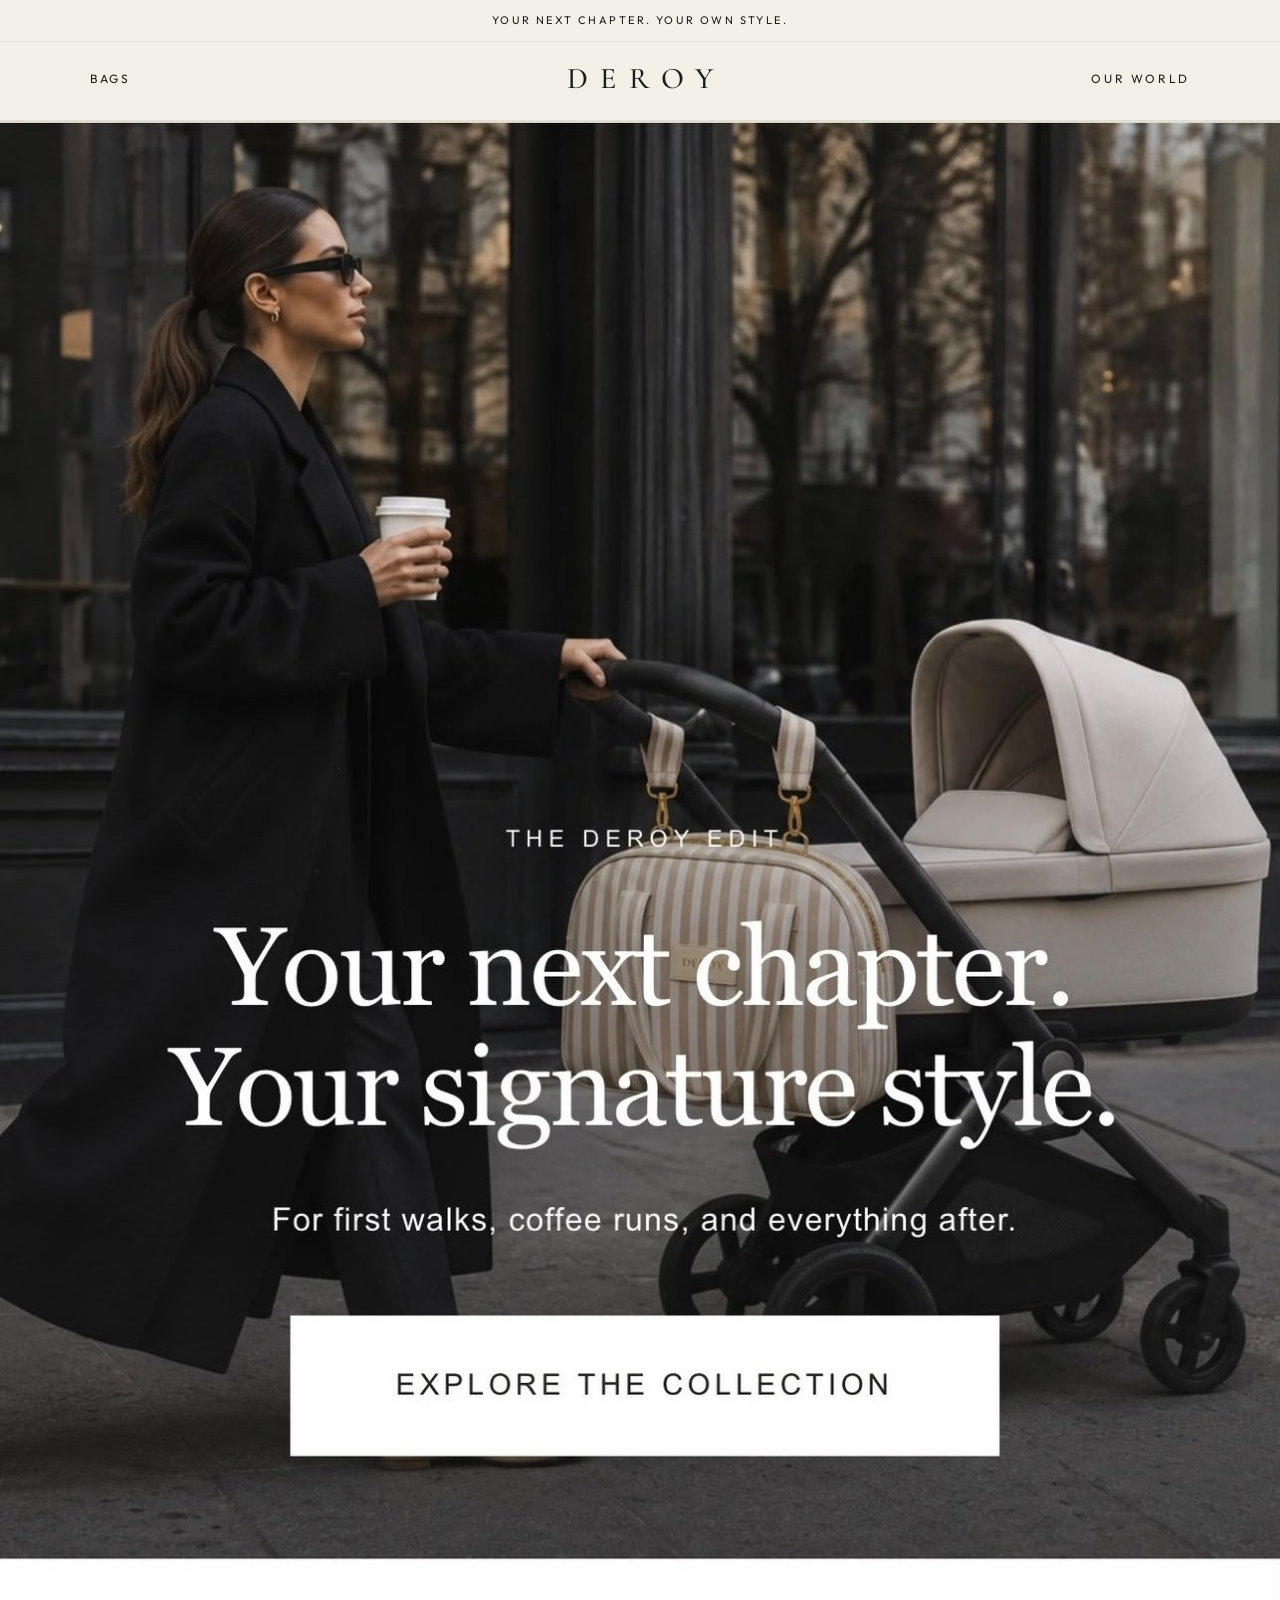
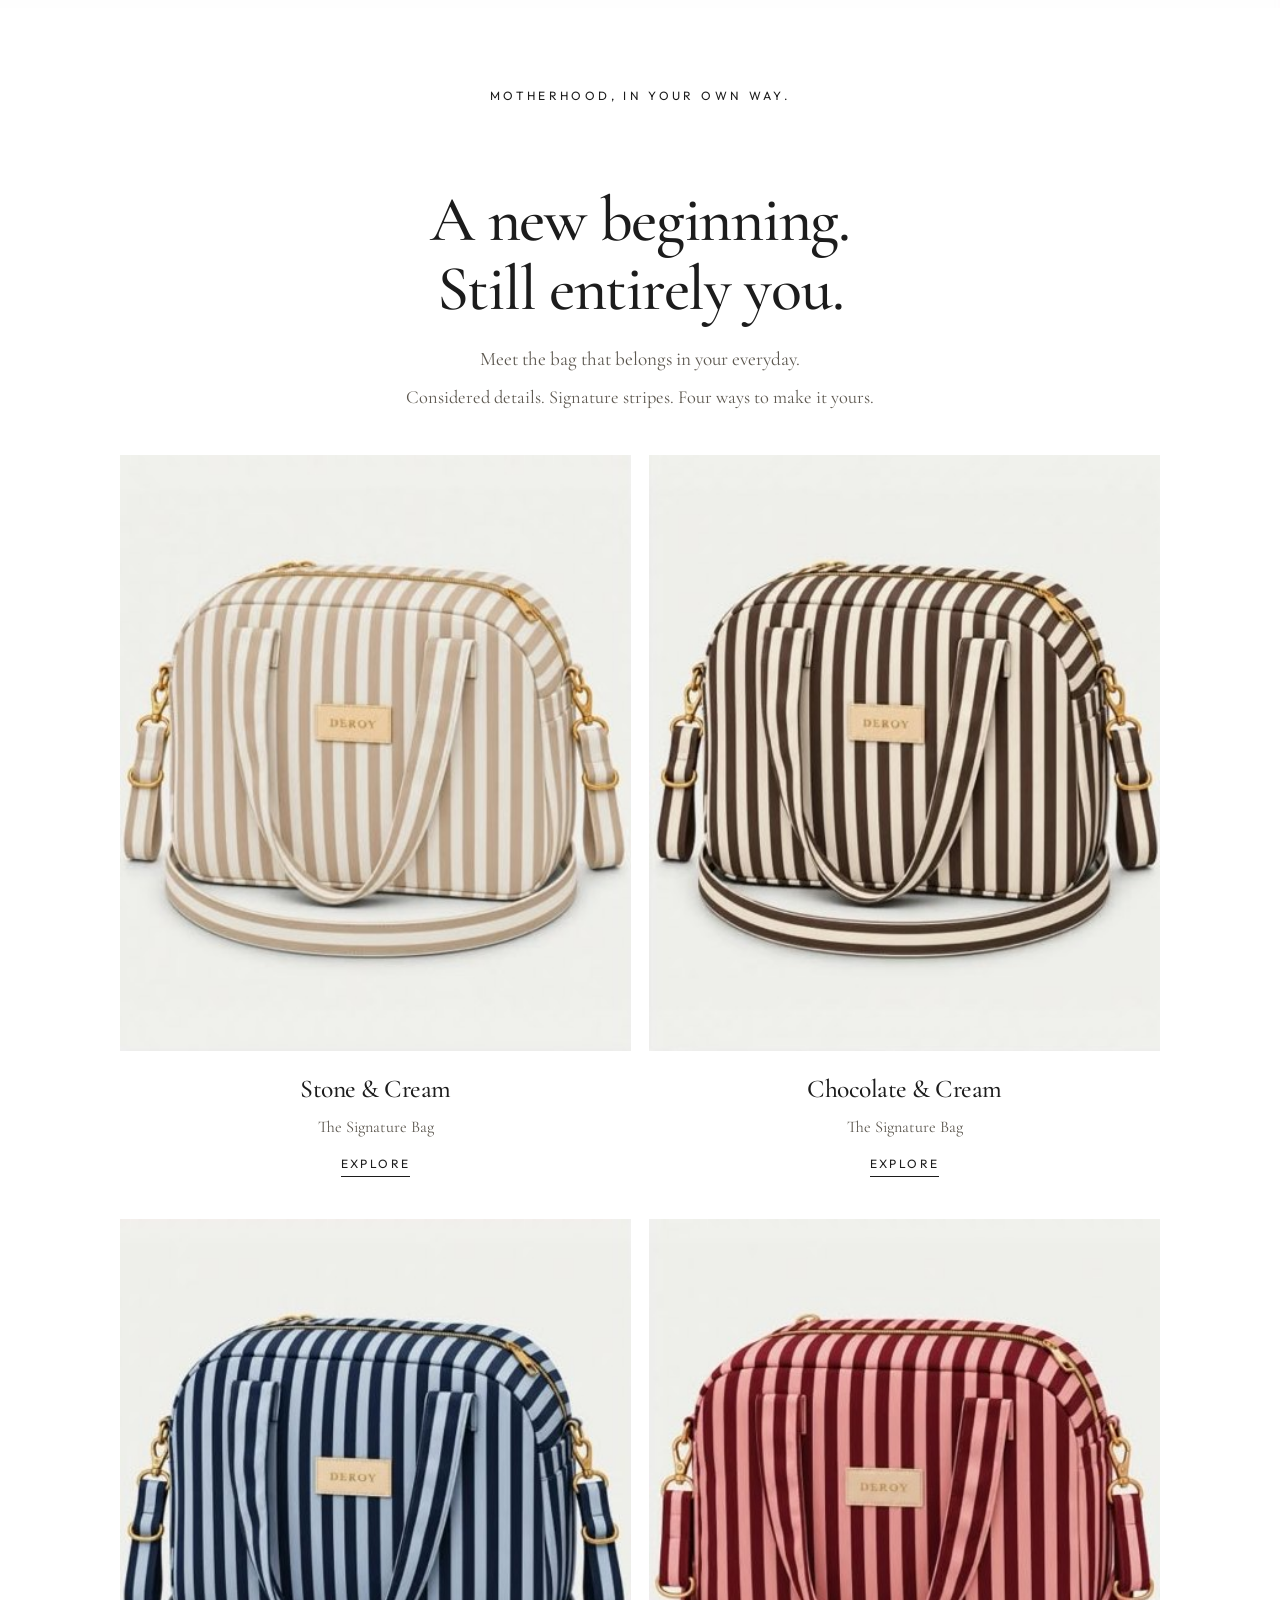
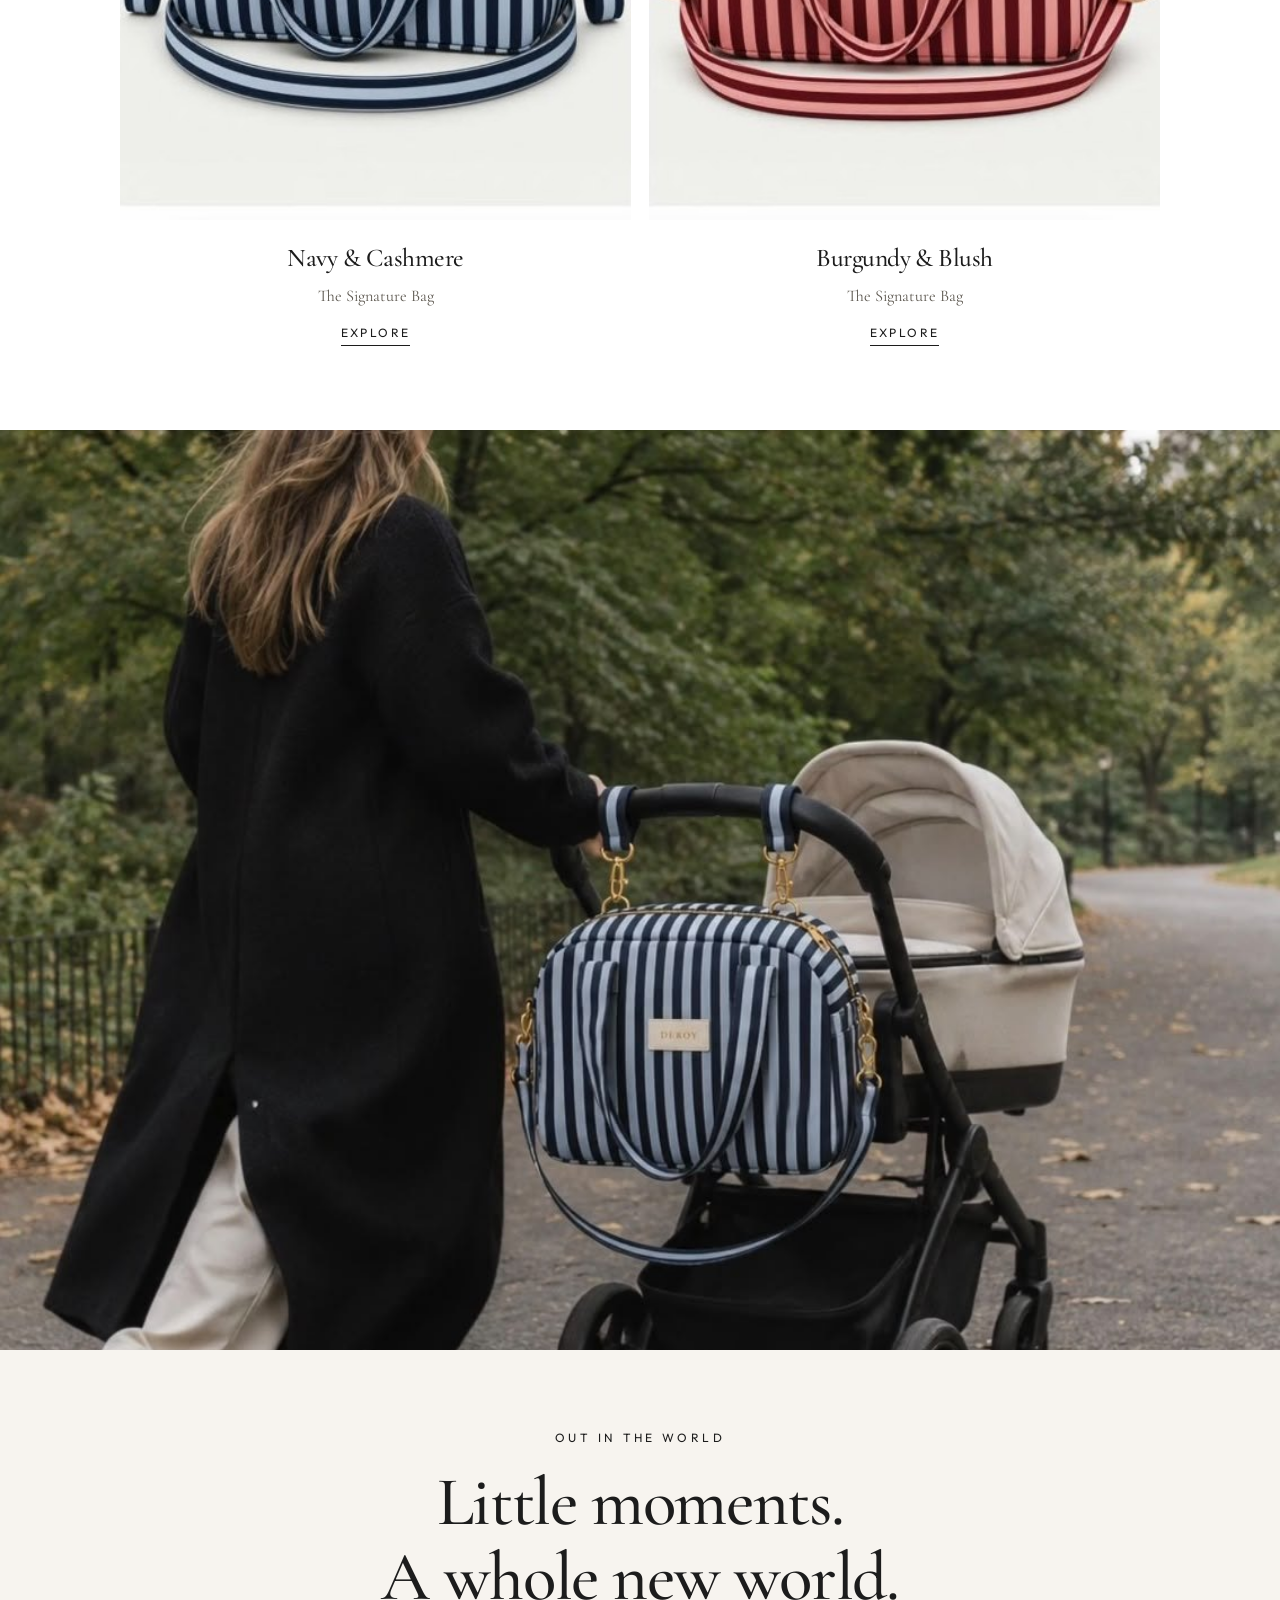
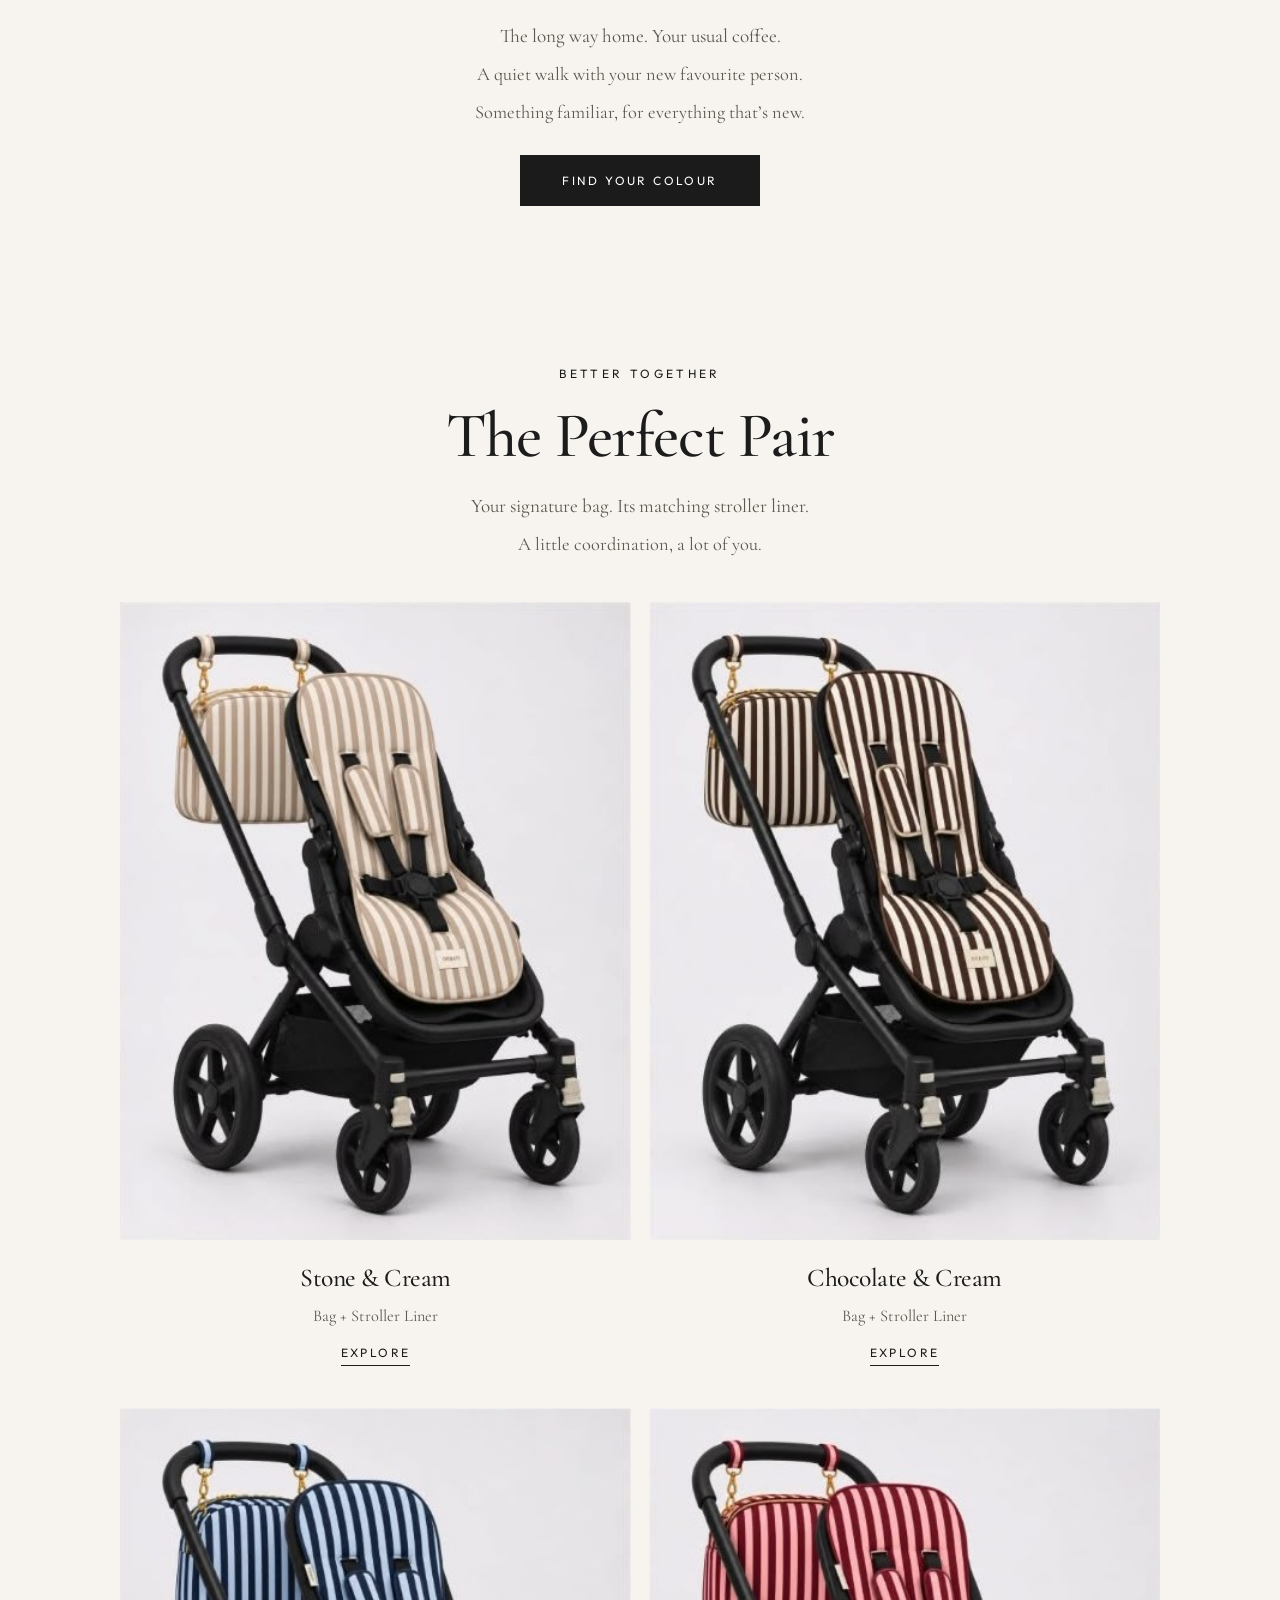
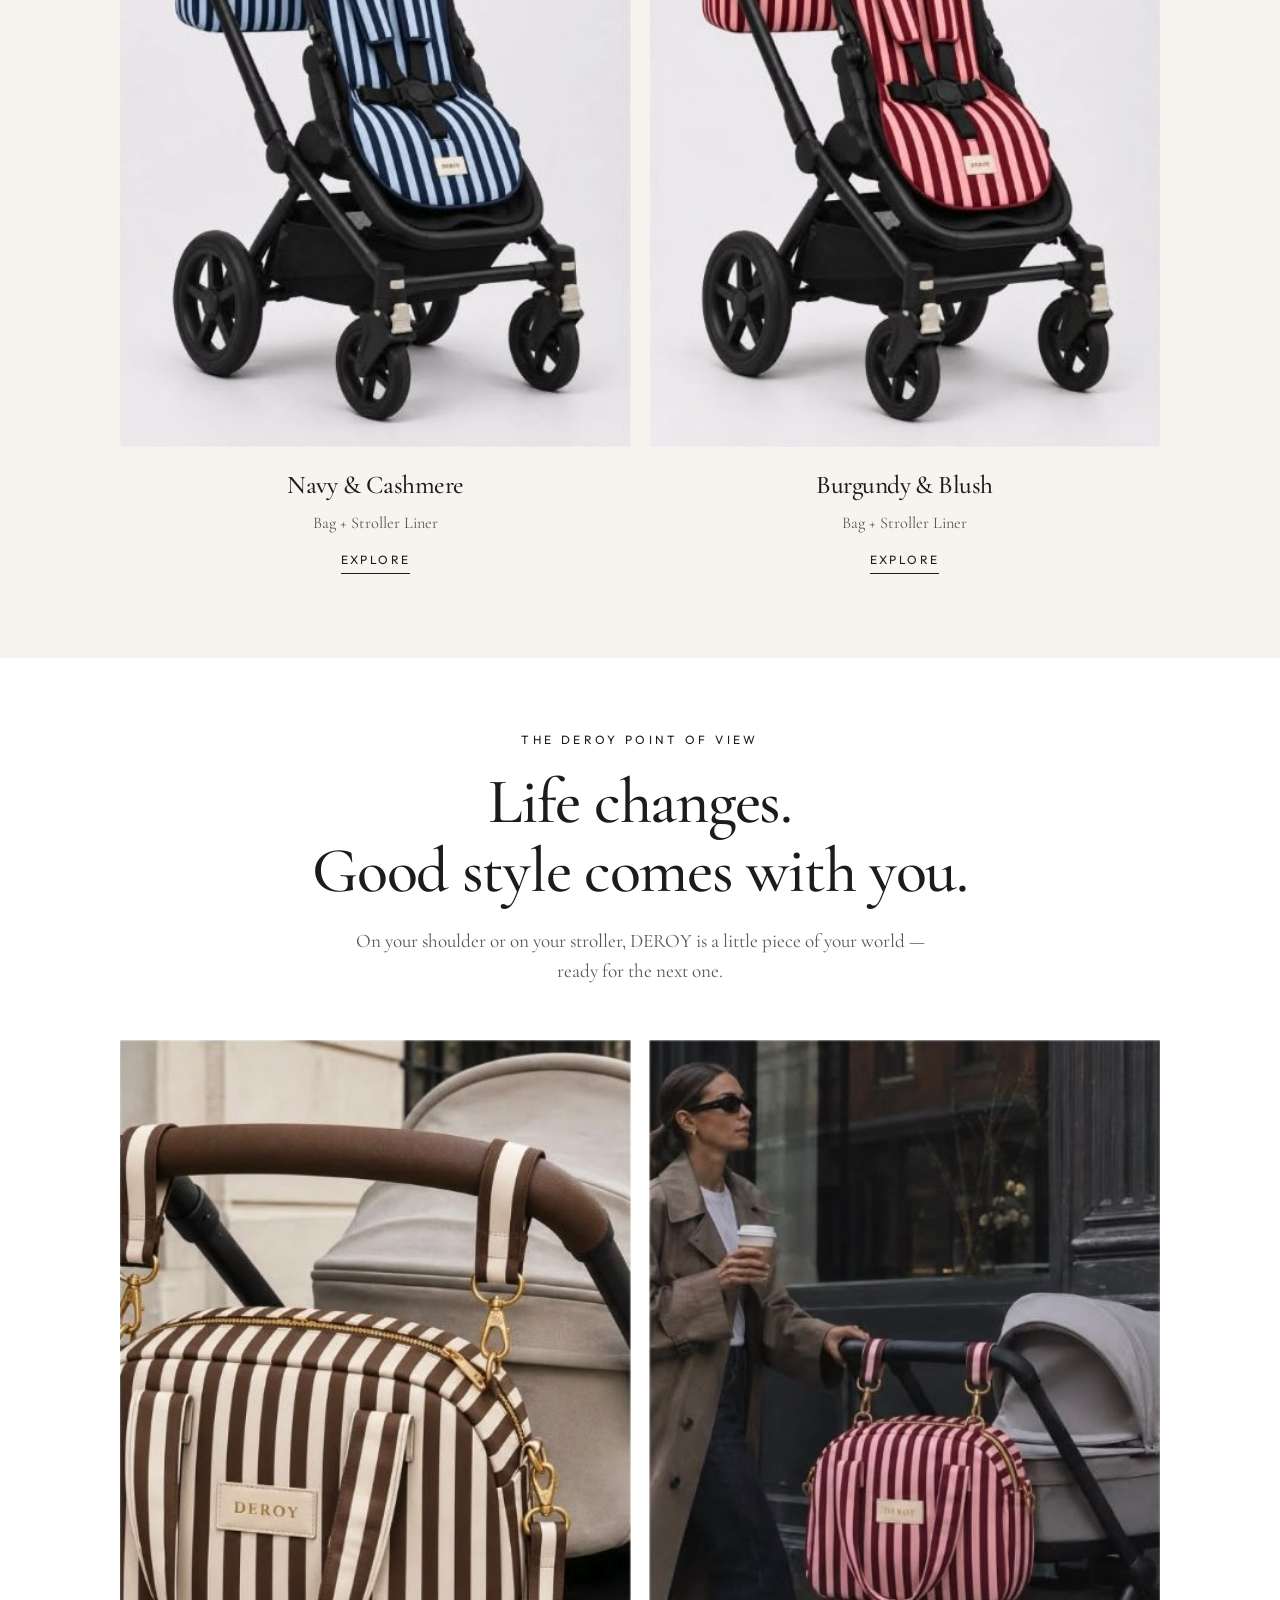
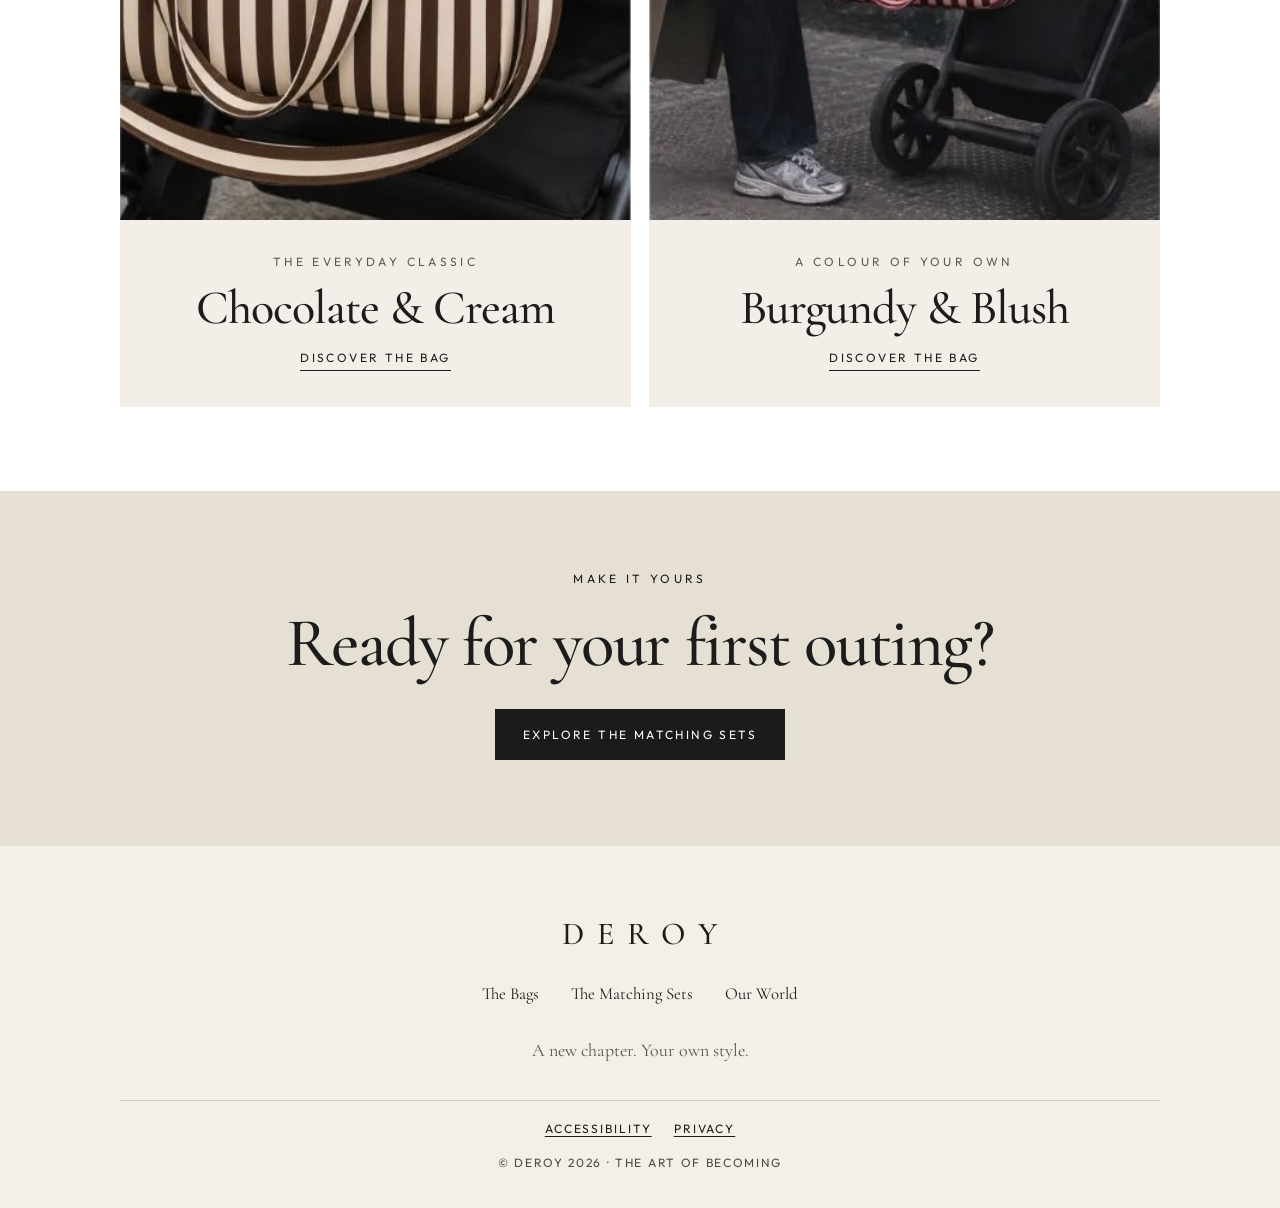
<file: index.html>
<!DOCTYPE html>
<html lang="en">
<head>
  <meta charset="utf-8">
  <meta name="viewport" content="width=device-width, initial-scale=1">
  <title>DEROY — The Art of Becoming</title>
  <meta name="description" content="DEROY signature bags and matching stroller sets. Motherhood, in your own way.">
  <meta name="theme-color" content="#f3f0e8">
  <link rel="icon" href="favicon.svg" type="image/svg+xml">
  <link rel="preconnect" href="https://fonts.googleapis.com">
  <link rel="preconnect" href="https://fonts.gstatic.com" crossorigin>
  <link href="https://fonts.googleapis.com/css2?family=Cormorant+Garamond:wght@500;600&family=Outfit:wght@300;400;500&display=swap" rel="stylesheet">
  <link rel="stylesheet" href="css/styles.css?v=20261104">
</head>
<body data-page="home">
  <a class="skip" href="#content">Skip to content</a>
  <header class="site-header">
    <div class="announce">
      <p data-i18n="announce">Your next chapter. Your own style.</p>
    </div>
    <nav class="nav" aria-label="Primary">
      <a href="bags.html" data-i18n="nav_bags">Bags</a>
      <a class="logo" href="index.html" data-i18n-aria="aria_home" aria-label="DEROY home">DEROY</a>
      <a href="world.html" data-i18n="nav_world">Our World</a>
    </nav>
  </header>

  <main id="content" tabindex="-1">
    <h1 class="sr-only en-title" data-i18n="hero_title">Your next chapter.
Your signature style.</h1>
    <section class="hero" aria-label="DEROY">
      <img class="hero-photo" src="assets/hero.jpg" width="1286" height="1495" alt="A woman in a black coat walks a stroller with a stone and cream DEROY bag." data-i18n-alt="alt_hero">
      <a class="hero-hotspot" href="bags.html" data-i18n-aria="hero_cta" aria-label="Explore the collection"></a>
    </section>

    <p class="quiet-line" data-i18n="motherhood">Motherhood, in your own way.</p>

    <section class="section" id="beginning">
      <div class="prose">
        <h2 data-i18n="begin_title">A new beginning.
Still entirely you.</h2>
        <p class="lede" data-i18n="begin_l1">Meet the bag that belongs in your everyday.</p>
        <p class="sub" data-i18n="begin_l2">Considered details. Signature stripes. Four ways to make it yours.</p>
      </div>
      <div class="wrap">
        <div class="grid-2">
          <a class="pcard" href="product.html?id=stone&view=bag">
            <span class="pcard-media"><img src="assets/bag-stone.jpg" width="415" height="484" alt=""></span>
            <span class="pcard-name" data-i18n="color_stone">Stone & Cream</span>
            <span class="pcard-kind" data-i18n="kind_bag">The Signature Bag</span>
            <span class="pcard-more" data-i18n="explore">Explore</span>
          </a>
          <a class="pcard" href="product.html?id=chocolate&view=bag">
            <span class="pcard-media"><img src="assets/bag-chocolate.jpg" width="415" height="484" alt=""></span>
            <span class="pcard-name" data-i18n="color_chocolate">Chocolate & Cream</span>
            <span class="pcard-kind" data-i18n="kind_bag">The Signature Bag</span>
            <span class="pcard-more" data-i18n="explore">Explore</span>
          </a>
          <a class="pcard" href="product.html?id=navy&view=bag">
            <span class="pcard-media"><img src="assets/bag-navy.jpg" width="415" height="488" alt=""></span>
            <span class="pcard-name" data-i18n="color_navy">Navy & Cashmere</span>
            <span class="pcard-kind" data-i18n="kind_bag">The Signature Bag</span>
            <span class="pcard-more" data-i18n="explore">Explore</span>
          </a>
          <a class="pcard" href="product.html?id=burgundy&view=bag">
            <span class="pcard-media"><img src="assets/bag-burgundy.jpg" width="415" height="488" alt=""></span>
            <span class="pcard-name" data-i18n="color_burgundy">Burgundy & Blush</span>
            <span class="pcard-kind" data-i18n="kind_bag">The Signature Bag</span>
            <span class="pcard-more" data-i18n="explore">Explore</span>
          </a>
        </div>
      </div>
    </section>

    <section class="moments" id="moments">
      <img class="bleed" src="assets/lifestyle-park.jpg" width="1135" height="1177" alt="A woman walks a stroller through the park with a navy DEROY bag clipped to the handle." data-i18n-alt="alt_park">
      <div class="moments-copy band-ivory">
        <p class="eyebrow" data-i18n="out_kicker">Out in the world</p>
        <h2 class="display" data-i18n="moments_title">Little moments.
A whole new world.</h2>
        <p class="lede" data-i18n="moments_l1">The long way home. Your usual coffee.</p>
        <p class="sub" data-i18n="moments_l2">A quiet walk with your new favourite person.</p>
        <p class="sub" data-i18n="moments_l3">Something familiar, for everything that’s new.</p>
        <a class="btn btn-dark" href="bags.html" data-i18n="find_colour">Find your colour</a>
      </div>
    </section>

    <section class="section band-ivory" id="pairs">
      <div class="wrap">
        <div class="prose">
          <p class="eyebrow" data-i18n="together_kicker">Better together</p>
          <h2 data-i18n="pair_title">The Perfect Pair</h2>
          <p class="lede" data-i18n="pair_l1">Your signature bag. Its matching stroller liner.</p>
          <p class="sub" data-i18n="pair_l2">A little coordination, a lot of you.</p>
        </div>
        <div class="grid-2">
          <a class="pcard" href="product.html?id=stone&view=set">
            <span class="pcard-media"><img src="assets/set-stone.jpg" width="426" height="532" alt=""></span>
            <span class="pcard-name" data-i18n="color_stone">Stone & Cream</span>
            <span class="pcard-kind" data-i18n="kind_set">Bag + Stroller Liner</span>
            <span class="pcard-more" data-i18n="explore">Explore</span>
          </a>
          <a class="pcard" href="product.html?id=chocolate&view=set">
            <span class="pcard-media"><img src="assets/set-chocolate.jpg" width="426" height="532" alt=""></span>
            <span class="pcard-name" data-i18n="color_chocolate">Chocolate & Cream</span>
            <span class="pcard-kind" data-i18n="kind_set">Bag + Stroller Liner</span>
            <span class="pcard-more" data-i18n="explore">Explore</span>
          </a>
          <a class="pcard" href="product.html?id=navy&view=set">
            <span class="pcard-media"><img src="assets/set-navy.jpg" width="426" height="533" alt=""></span>
            <span class="pcard-name" data-i18n="color_navy">Navy & Cashmere</span>
            <span class="pcard-kind" data-i18n="kind_set">Bag + Stroller Liner</span>
            <span class="pcard-more" data-i18n="explore">Explore</span>
          </a>
          <a class="pcard" href="product.html?id=burgundy&view=set">
            <span class="pcard-media"><img src="assets/set-burgundy.jpg" width="426" height="533" alt=""></span>
            <span class="pcard-name" data-i18n="color_burgundy">Burgundy & Blush</span>
            <span class="pcard-kind" data-i18n="kind_set">Bag + Stroller Liner</span>
            <span class="pcard-more" data-i18n="explore">Explore</span>
          </a>
        </div>
      </div>
    </section>

    <section class="section" id="viewpoint">
      <div class="prose">
        <p class="eyebrow" data-i18n="pov_kicker">The Deroy point of view</p>
        <h2 data-i18n="pov_title">Life changes.
Good style comes with you.</h2>
        <p class="lede" data-i18n="pov_body">On your shoulder or on your stroller, DEROY is a little piece of your world — ready for the next one.</p>
      </div>
      <div class="wrap stories">
        <a class="story" href="product.html?id=chocolate&view=bag">
          <img src="assets/editorial-chocolate.jpg" width="426" height="650" alt="Close view of the chocolate and cream DEROY bag hanging from a stroller." data-i18n-alt="alt_choc">
          <div class="story-caption">
            <p class="eyebrow" data-i18n="everyday_classic">The everyday classic</p>
            <h3 data-i18n="color_chocolate">Chocolate & Cream</h3>
            <span class="text-link" data-i18n="discover">Discover the bag</span>
          </div>
        </a>
        <a class="story" href="product.html?id=burgundy&view=bag">
          <img src="assets/editorial-burgundy.jpg" width="426" height="650" alt="A woman carries the burgundy and blush DEROY bag on a stroller through the city." data-i18n-alt="alt_burg">
          <div class="story-caption">
            <p class="eyebrow" data-i18n="colour_own">A colour of your own</p>
            <h3 data-i18n="color_burgundy">Burgundy & Blush</h3>
            <span class="text-link" data-i18n="discover">Discover the bag</span>
          </div>
        </a>
      </div>
    </section>

    <section class="cta-band band-sand" id="outing">
      <p class="eyebrow" data-i18n="make_kicker">Make it yours</p>
      <h2 class="display" data-i18n="outing_title">Ready for your first outing?</h2>
      <a class="btn btn-dark" href="sets.html" data-i18n="explore_sets">Explore the matching sets</a>
    </section>
  </main>

  <footer class="site-footer">
    <a class="logo" href="index.html" data-i18n-aria="aria_home" aria-label="DEROY home">DEROY</a>
    <nav class="footer-nav" aria-label="Footer">
      <a href="bags.html" data-i18n="footer_bags">The Bags</a>
      <a href="sets.html" data-i18n="footer_sets">The Matching Sets</a>
      <a href="world.html" data-i18n="footer_world">Our World</a>
    </nav>
    <p class="footer-tag" data-i18n="footer_tag">A new chapter. Your own style.</p>
    <hr>
    <nav class="legal-nav" aria-label="Legal">
      <a href="accessibility.html">Accessibility</a>
      <a href="privacy.html">Privacy</a>
    </nav>
    <p class="legal" data-i18n="footer_legal">© DEROY 2026 · The Art of Becoming</p>
  </footer>
  <script src="js/i18n.js?v=20261104"></script>
  <script src="js/main.js?v=20261104"></script>
</body>
</html>
</file>
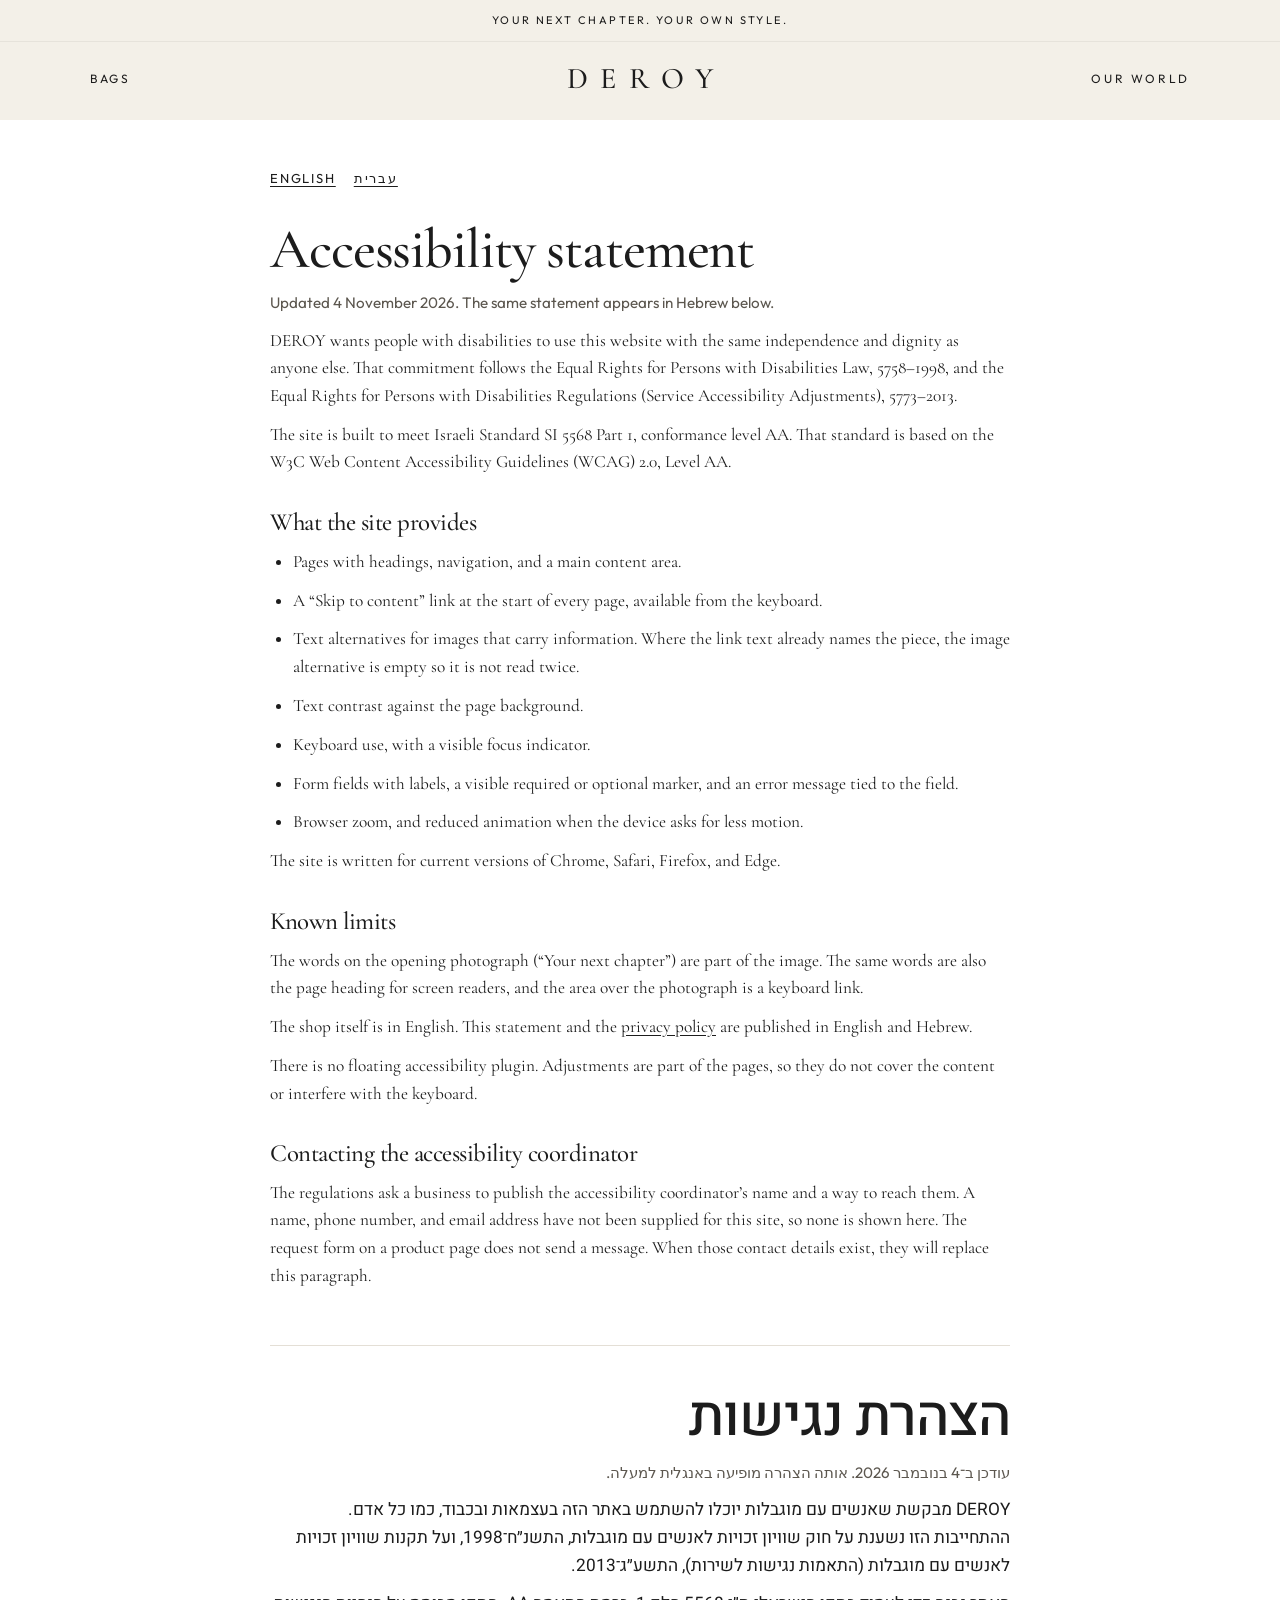
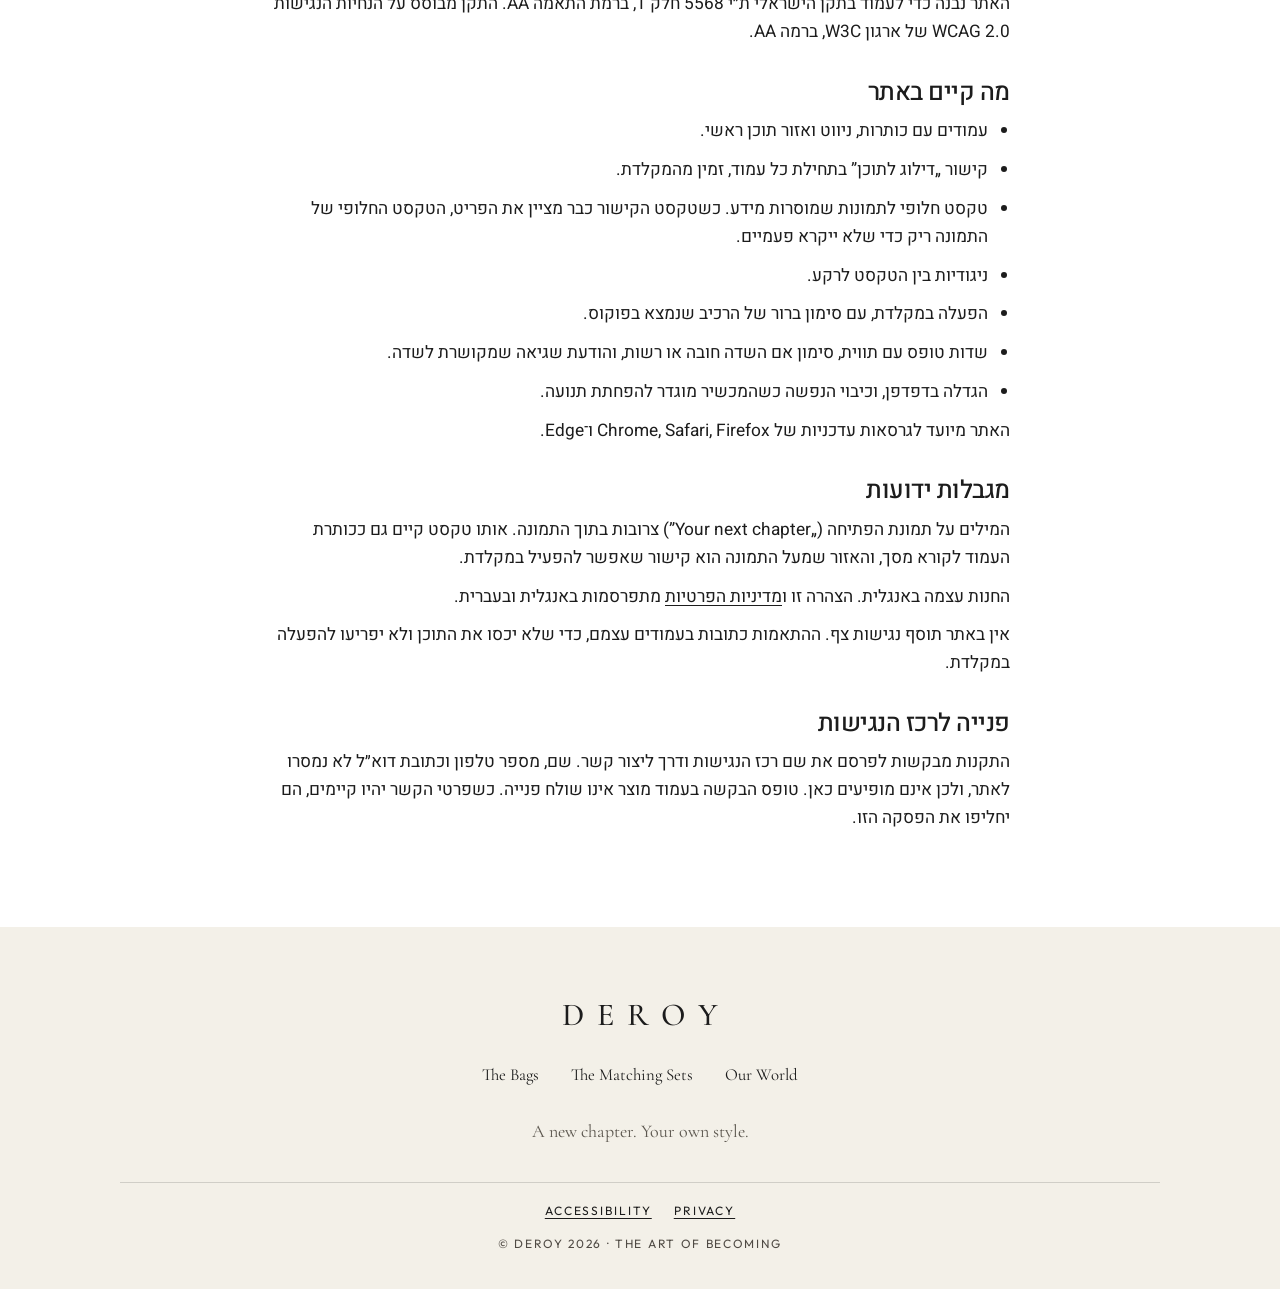
<file: accessibility.html>
<!DOCTYPE html>
<html lang="en">
<head>
  <meta charset="utf-8">
  <meta name="viewport" content="width=device-width, initial-scale=1">
  <title>Accessibility — DEROY</title>
  <meta name="description" content="DEROY accessibility statement, aligned with Israeli Standard SI 5568 and WCAG 2.0 Level AA.">
  <meta name="theme-color" content="#f3f0e8">
  <link rel="icon" href="favicon.svg" type="image/svg+xml">
  <link rel="preconnect" href="https://fonts.googleapis.com">
  <link rel="preconnect" href="https://fonts.gstatic.com" crossorigin>
  <link href="https://fonts.googleapis.com/css2?family=Cormorant+Garamond:wght@500;600&family=Heebo:wght@400;500&family=Outfit:wght@300;400;500&display=swap" rel="stylesheet">
  <link rel="stylesheet" href="css/styles.css?v=20261104">
</head>
<body data-page="accessibility">
  <a class="skip" href="#content">Skip to content</a>
  <header class="site-header">
    <div class="announce">
      <p data-i18n="announce">Your next chapter. Your own style.</p>
    </div>
    <nav class="nav" aria-label="Primary">
      <a href="bags.html" data-i18n="nav_bags">Bags</a>
      <a class="logo" href="index.html" data-i18n-aria="aria_home" aria-label="DEROY home">DEROY</a>
      <a href="world.html" data-i18n="nav_world">Our World</a>
    </nav>
  </header>

  <main id="content" class="legal-shell" tabindex="-1">
    <p class="legal-switch">
      <a href="#statement-en">English</a>
      <a href="#statement-he" lang="he" dir="rtl">עברית</a>
    </p>

    <article id="statement-en" class="legal-page" lang="en">
      <h1>Accessibility statement</h1>
      <p class="updated">Updated 4 November 2026. The same statement appears in Hebrew below.</p>
      <p>DEROY wants people with disabilities to use this website with the same independence and dignity as anyone else. That commitment follows the Equal Rights for Persons with Disabilities Law, 5758–1998, and the Equal Rights for Persons with Disabilities Regulations (Service Accessibility Adjustments), 5773–2013.</p>
      <p>The site is built to meet Israeli Standard SI 5568 Part 1, conformance level AA. That standard is based on the W3C Web Content Accessibility Guidelines (WCAG) 2.0, Level AA.</p>
      <h2>What the site provides</h2>
      <ul>
        <li>Pages with headings, navigation, and a main content area.</li>
        <li>A “Skip to content” link at the start of every page, available from the keyboard.</li>
        <li>Text alternatives for images that carry information. Where the link text already names the piece, the image alternative is empty so it is not read twice.</li>
        <li>Text contrast against the page background.</li>
        <li>Keyboard use, with a visible focus indicator.</li>
        <li>Form fields with labels, a visible required or optional marker, and an error message tied to the field.</li>
        <li>Browser zoom, and reduced animation when the device asks for less motion.</li>
      </ul>
      <p>The site is written for current versions of Chrome, Safari, Firefox, and Edge.</p>
      <h2>Known limits</h2>
      <p>The words on the opening photograph (“Your next chapter”) are part of the image. The same words are also the page heading for screen readers, and the area over the photograph is a keyboard link.</p>
      <p>The shop itself is in English. This statement and the <a href="privacy.html">privacy policy</a> are published in English and Hebrew.</p>
      <p>There is no floating accessibility plugin. Adjustments are part of the pages, so they do not cover the content or interfere with the keyboard.</p>
      <h2>Contacting the accessibility coordinator</h2>
      <p>The regulations ask a business to publish the accessibility coordinator’s name and a way to reach them. A name, phone number, and email address have not been supplied for this site, so none is shown here. The request form on a product page does not send a message. When those contact details exist, they will replace this paragraph.</p>
    </article>

    <article id="statement-he" class="legal-page he-copy" lang="he" dir="rtl">
      <h1>הצהרת נגישות</h1>
      <p class="updated">עודכן ב־4 בנובמבר 2026. אותה הצהרה מופיעה באנגלית למעלה.</p>
      <p>DEROY מבקשת שאנשים עם מוגבלות יוכלו להשתמש באתר הזה בעצמאות ובכבוד, כמו כל אדם. ההתחייבות הזו נשענת על חוק שוויון זכויות לאנשים עם מוגבלות, התשנ״ח־1998, ועל תקנות שוויון זכויות לאנשים עם מוגבלות (התאמות נגישות לשירות), התשע״ג־2013.</p>
      <p>האתר נבנה כדי לעמוד בתקן הישראלי ת״י 5568 חלק 1, ברמת התאמה AA. התקן מבוסס על הנחיות הנגישות WCAG 2.0 של ארגון W3C, ברמה AA.</p>
      <h2>מה קיים באתר</h2>
      <ul>
        <li>עמודים עם כותרות, ניווט ואזור תוכן ראשי.</li>
        <li>קישור „דילוג לתוכן” בתחילת כל עמוד, זמין מהמקלדת.</li>
        <li>טקסט חלופי לתמונות שמוסרות מידע. כשטקסט הקישור כבר מציין את הפריט, הטקסט החלופי של התמונה ריק כדי שלא ייקרא פעמיים.</li>
        <li>ניגודיות בין הטקסט לרקע.</li>
        <li>הפעלה במקלדת, עם סימון ברור של הרכיב שנמצא בפוקוס.</li>
        <li>שדות טופס עם תווית, סימון אם השדה חובה או רשות, והודעת שגיאה שמקושרת לשדה.</li>
        <li>הגדלה בדפדפן, וכיבוי הנפשה כשהמכשיר מוגדר להפחתת תנועה.</li>
      </ul>
      <p>האתר מיועד לגרסאות עדכניות של Chrome, Safari, Firefox ו־Edge.</p>
      <h2>מגבלות ידועות</h2>
      <p>המילים על תמונת הפתיחה („Your next chapter”) צרובות בתוך התמונה. אותו טקסט קיים גם ככותרת העמוד לקורא מסך, והאזור שמעל התמונה הוא קישור שאפשר להפעיל במקלדת.</p>
      <p>החנות עצמה באנגלית. הצהרה זו ו<a href="privacy.html">מדיניות הפרטיות</a> מתפרסמות באנגלית ובעברית.</p>
      <p>אין באתר תוסף נגישות צף. ההתאמות כתובות בעמודים עצמם, כדי שלא יכסו את התוכן ולא יפריעו להפעלה במקלדת.</p>
      <h2>פנייה לרכז הנגישות</h2>
      <p>התקנות מבקשות לפרסם את שם רכז הנגישות ודרך ליצור קשר. שם, מספר טלפון וכתובת דוא״ל לא נמסרו לאתר, ולכן אינם מופיעים כאן. טופס הבקשה בעמוד מוצר אינו שולח פנייה. כשפרטי הקשר יהיו קיימים, הם יחליפו את הפסקה הזו.</p>
    </article>
  </main>

  <footer class="site-footer">
    <a class="logo" href="index.html" data-i18n-aria="aria_home" aria-label="DEROY home">DEROY</a>
    <nav class="footer-nav" aria-label="Footer">
      <a href="bags.html" data-i18n="footer_bags">The Bags</a>
      <a href="sets.html" data-i18n="footer_sets">The Matching Sets</a>
      <a href="world.html" data-i18n="footer_world">Our World</a>
    </nav>
    <p class="footer-tag" data-i18n="footer_tag">A new chapter. Your own style.</p>
    <hr>
    <nav class="legal-nav" aria-label="Legal">
      <a href="accessibility.html" aria-current="page">Accessibility</a>
      <a href="privacy.html">Privacy</a>
    </nav>
    <p class="legal" data-i18n="footer_legal">© DEROY 2026 · The Art of Becoming</p>
  </footer>
  <script src="js/i18n.js?v=20261104"></script>
  <script src="js/main.js?v=20261104"></script>
</body>
</html>
</file>
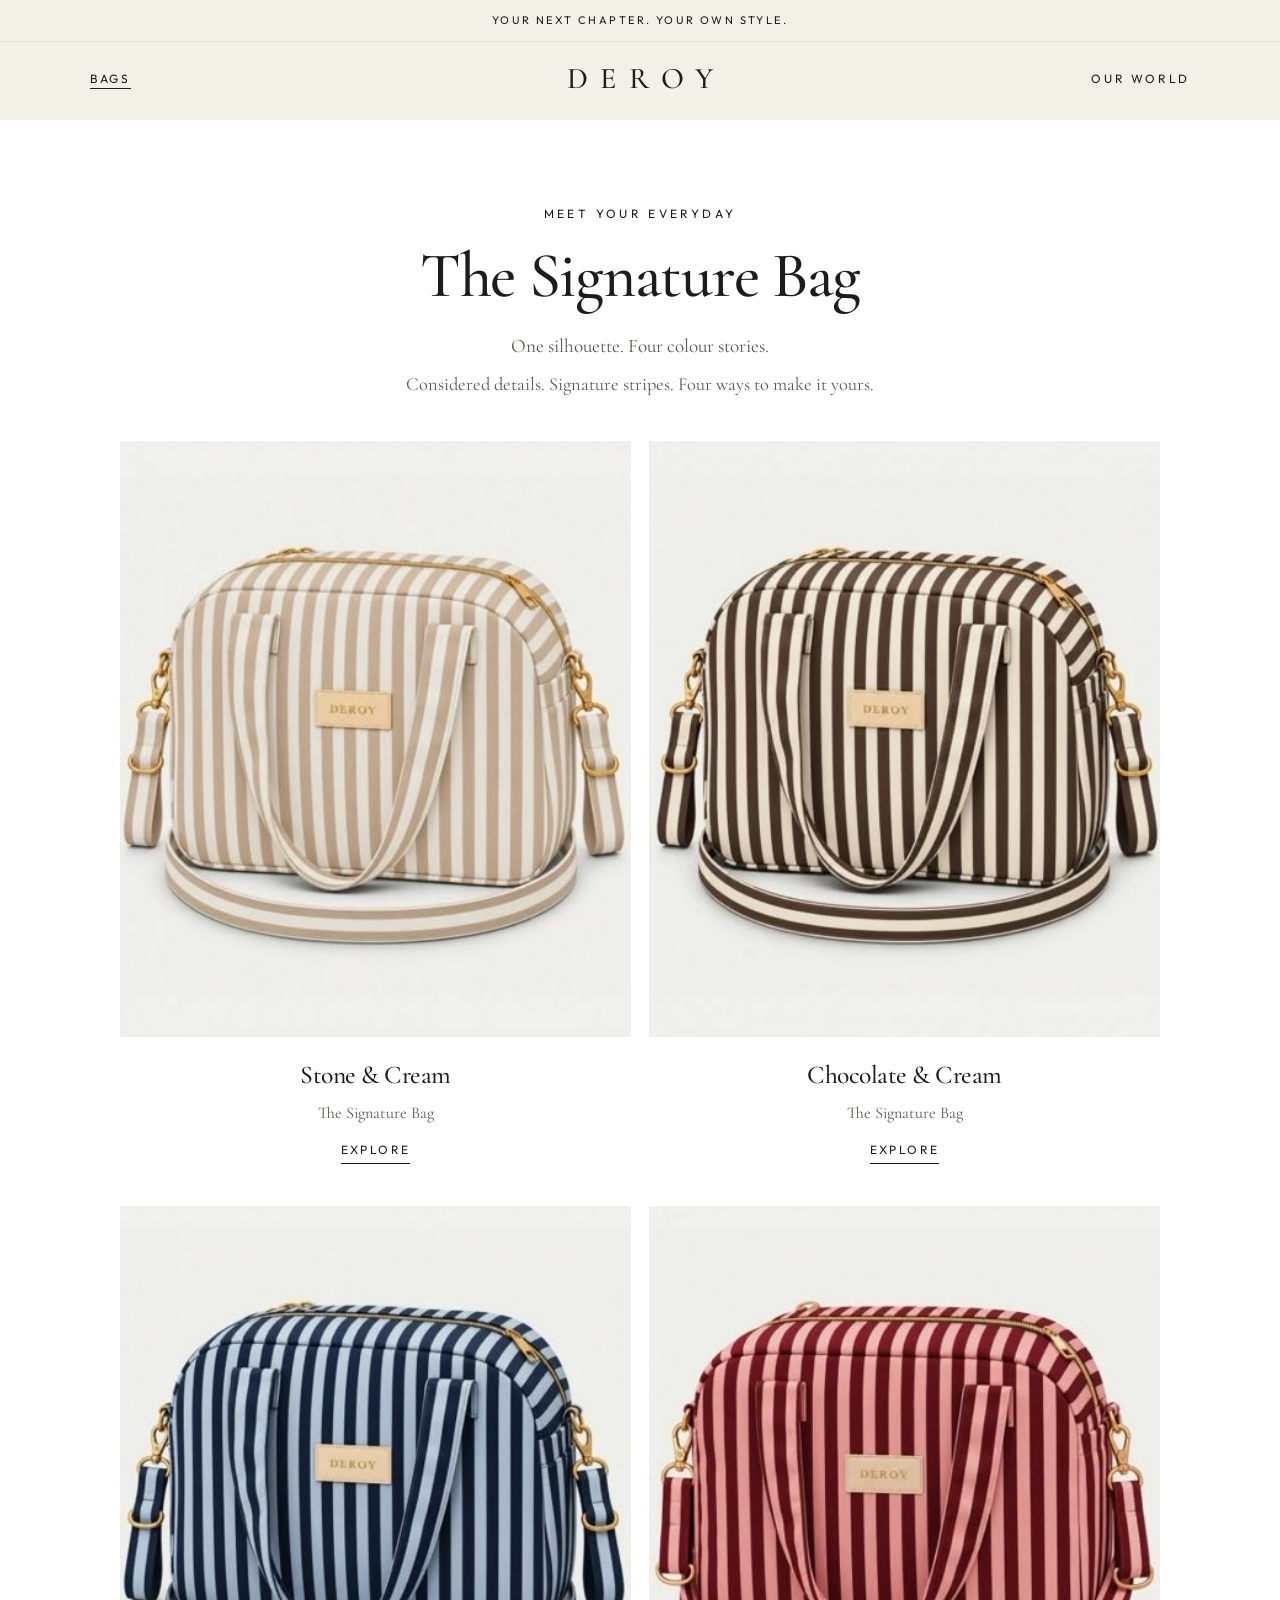
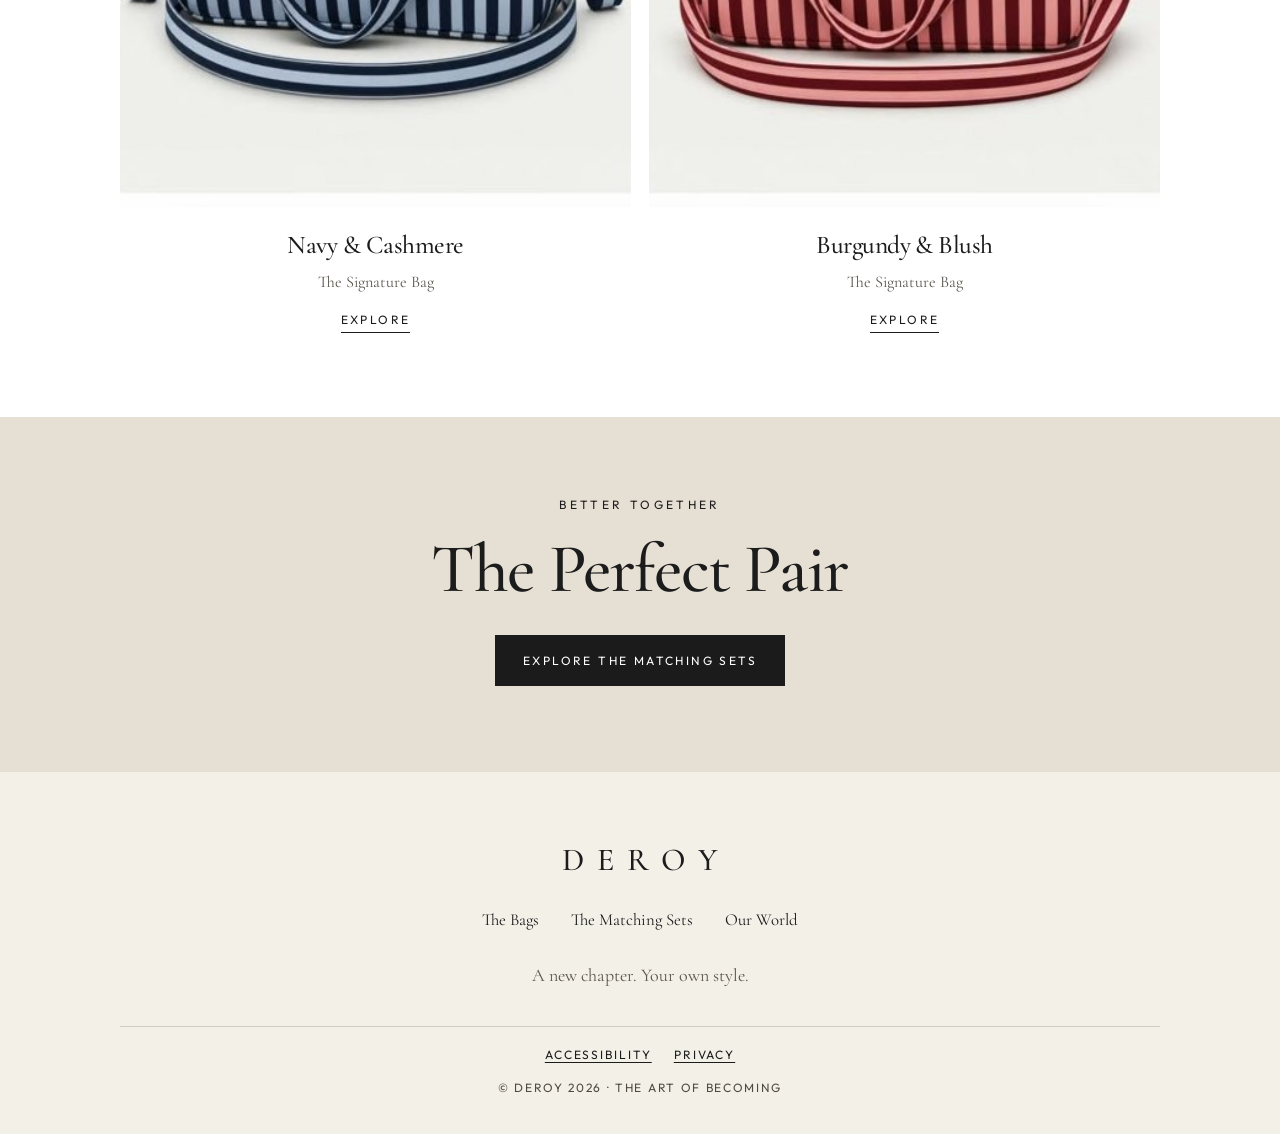
<file: bags.html>
<!DOCTYPE html>
<html lang="en">
<head>
  <meta charset="utf-8">
  <meta name="viewport" content="width=device-width, initial-scale=1">
  <title>The Signature Bag — DEROY</title>
  <meta name="description" content="The DEROY Signature Bag. One silhouette, four colour stories.">
  <meta name="theme-color" content="#f3f0e8">
  <link rel="icon" href="favicon.svg" type="image/svg+xml">
  <link rel="preconnect" href="https://fonts.googleapis.com">
  <link rel="preconnect" href="https://fonts.gstatic.com" crossorigin>
  <link href="https://fonts.googleapis.com/css2?family=Cormorant+Garamond:wght@500;600&family=Outfit:wght@300;400;500&display=swap" rel="stylesheet">
  <link rel="stylesheet" href="css/styles.css?v=20261104">
</head>
<body data-page="bags">
  <a class="skip" href="#content">Skip to content</a>
  <header class="site-header">
    <div class="announce">
      <p data-i18n="announce">Your next chapter. Your own style.</p>
    </div>
    <nav class="nav" aria-label="Primary">
      <a href="bags.html" data-i18n="nav_bags" aria-current="page">Bags</a>
      <a class="logo" href="index.html" data-i18n-aria="aria_home" aria-label="DEROY home">DEROY</a>
      <a href="world.html" data-i18n="nav_world">Our World</a>
    </nav>
  </header>

  <main id="content" tabindex="-1">
    <section class="section page-intro">
      <div class="prose">
        <p class="eyebrow" data-i18n="everyday_kicker">Meet your everyday</p>
        <h1 class="display" data-i18n="sig_title">The Signature Bag</h1>
        <p class="lede" data-i18n="sig_sub">One silhouette. Four colour stories.</p>
        <p class="sub" data-i18n="begin_l2">Considered details. Signature stripes. Four ways to make it yours.</p>
      </div>
      <div class="wrap">
        <div class="grid-2">
          <a class="pcard" href="product.html?id=stone&view=bag">
            <span class="pcard-media"><img src="assets/bag-stone.jpg" width="415" height="484" alt=""></span>
            <span class="pcard-name" data-i18n="color_stone">Stone & Cream</span>
            <span class="pcard-kind" data-i18n="kind_bag">The Signature Bag</span>
            <span class="pcard-more" data-i18n="explore">Explore</span>
          </a>
          <a class="pcard" href="product.html?id=chocolate&view=bag">
            <span class="pcard-media"><img src="assets/bag-chocolate.jpg" width="415" height="484" alt=""></span>
            <span class="pcard-name" data-i18n="color_chocolate">Chocolate & Cream</span>
            <span class="pcard-kind" data-i18n="kind_bag">The Signature Bag</span>
            <span class="pcard-more" data-i18n="explore">Explore</span>
          </a>
          <a class="pcard" href="product.html?id=navy&view=bag">
            <span class="pcard-media"><img src="assets/bag-navy.jpg" width="415" height="488" alt=""></span>
            <span class="pcard-name" data-i18n="color_navy">Navy & Cashmere</span>
            <span class="pcard-kind" data-i18n="kind_bag">The Signature Bag</span>
            <span class="pcard-more" data-i18n="explore">Explore</span>
          </a>
          <a class="pcard" href="product.html?id=burgundy&view=bag">
            <span class="pcard-media"><img src="assets/bag-burgundy.jpg" width="415" height="488" alt=""></span>
            <span class="pcard-name" data-i18n="color_burgundy">Burgundy & Blush</span>
            <span class="pcard-kind" data-i18n="kind_bag">The Signature Bag</span>
            <span class="pcard-more" data-i18n="explore">Explore</span>
          </a>
        </div>
      </div>
    </section>
    <section class="cta-band band-sand">
      <p class="eyebrow" data-i18n="together_kicker">Better together</p>
      <h2 class="display" data-i18n="pair_title">The Perfect Pair</h2>
      <a class="btn btn-dark" href="sets.html" data-i18n="explore_sets">Explore the matching sets</a>
    </section>
  </main>

  <footer class="site-footer">
    <a class="logo" href="index.html" data-i18n-aria="aria_home" aria-label="DEROY home">DEROY</a>
    <nav class="footer-nav" aria-label="Footer">
      <a href="bags.html" aria-current="page" data-i18n="footer_bags">The Bags</a>
      <a href="sets.html" data-i18n="footer_sets">The Matching Sets</a>
      <a href="world.html" data-i18n="footer_world">Our World</a>
    </nav>
    <p class="footer-tag" data-i18n="footer_tag">A new chapter. Your own style.</p>
    <hr>
    <nav class="legal-nav" aria-label="Legal">
      <a href="accessibility.html">Accessibility</a>
      <a href="privacy.html">Privacy</a>
    </nav>
    <p class="legal" data-i18n="footer_legal">© DEROY 2026 · The Art of Becoming</p>
  </footer>
  <script src="js/i18n.js?v=20261104"></script>
  <script src="js/main.js?v=20261104"></script>
</body>
</html>
</file>
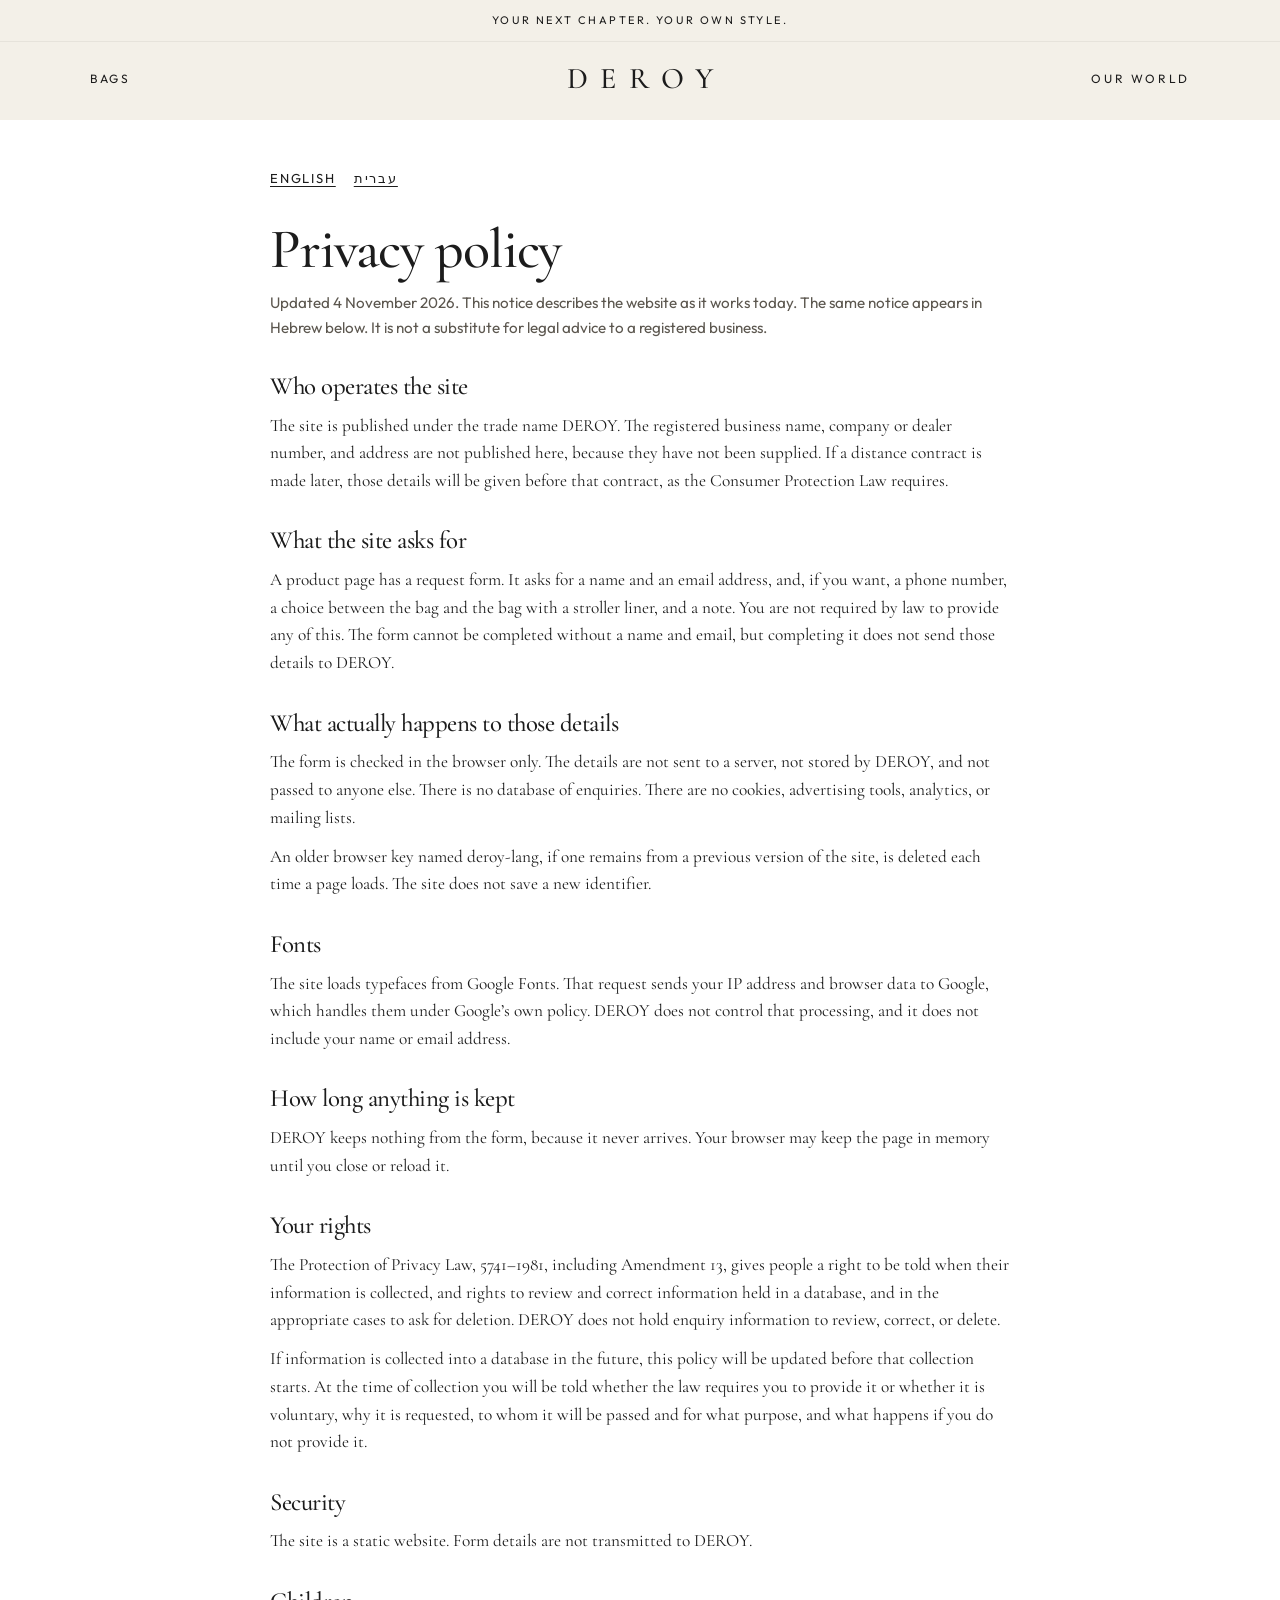
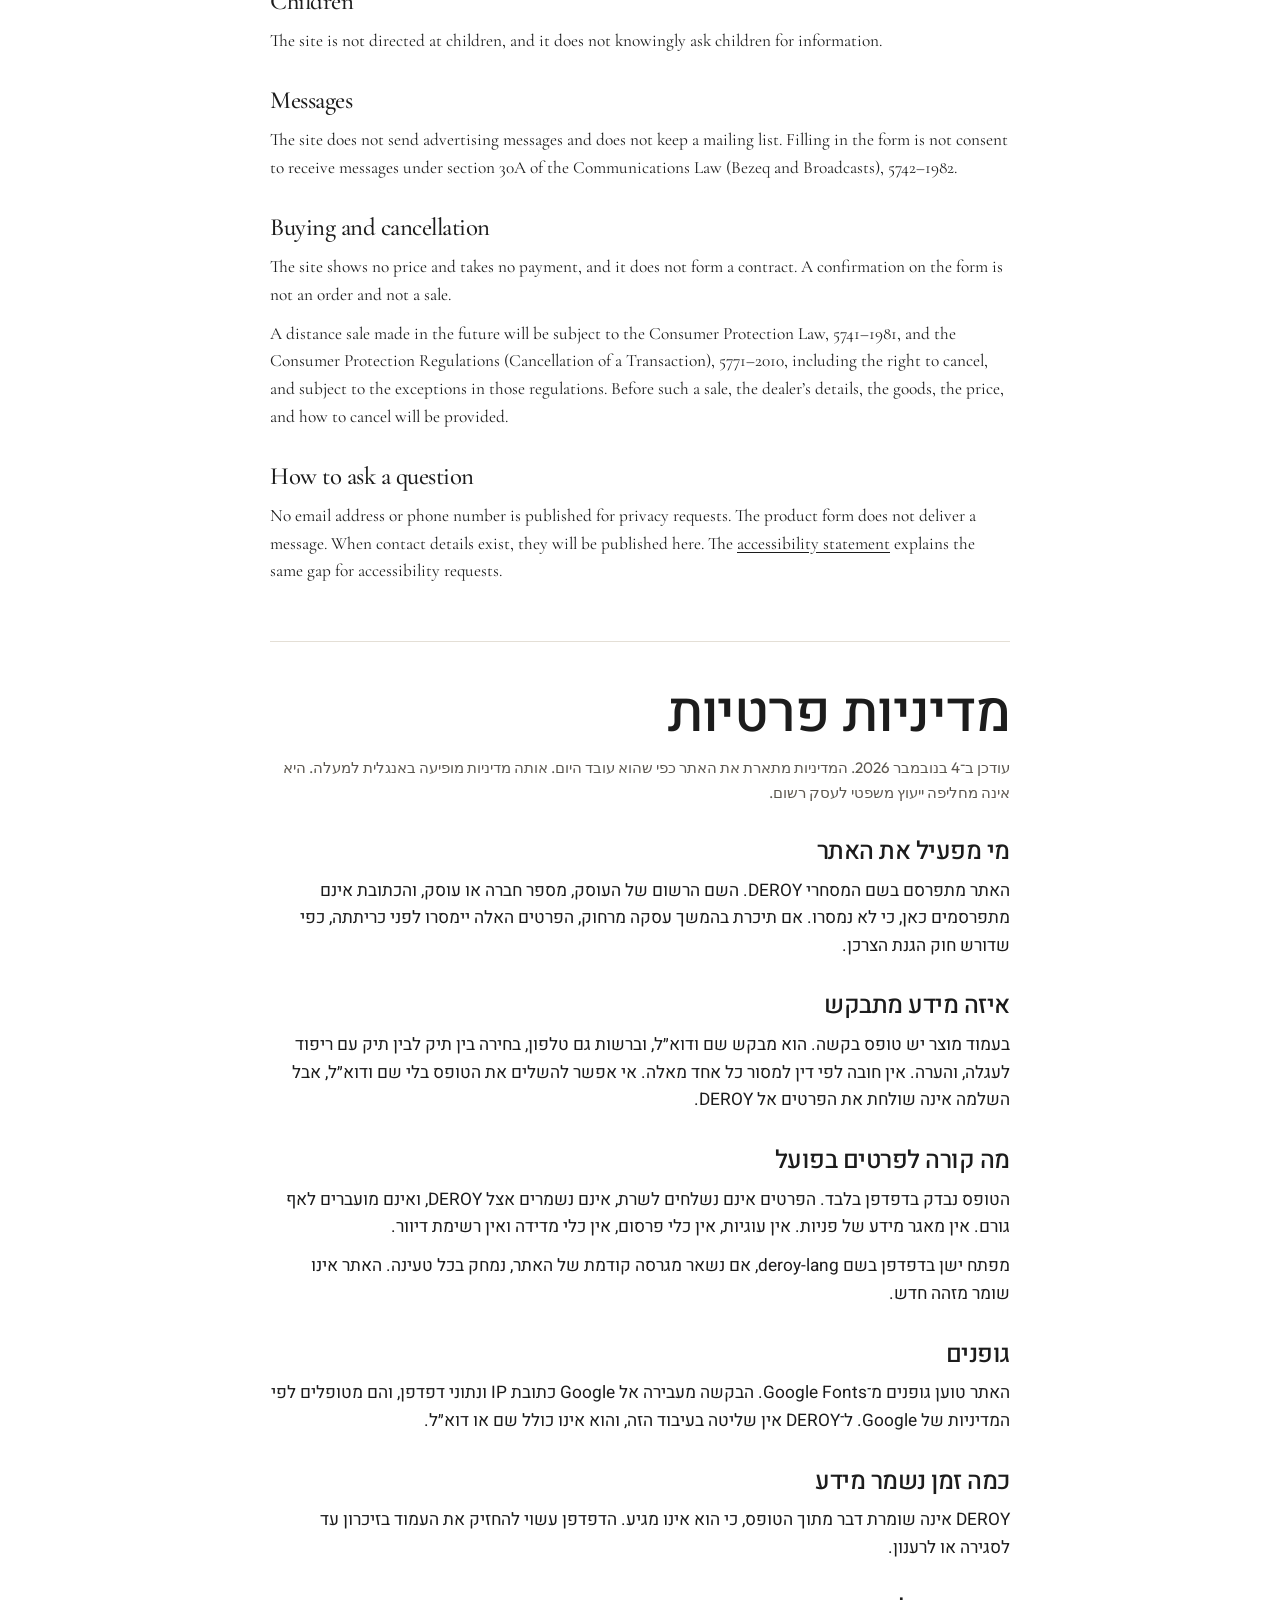
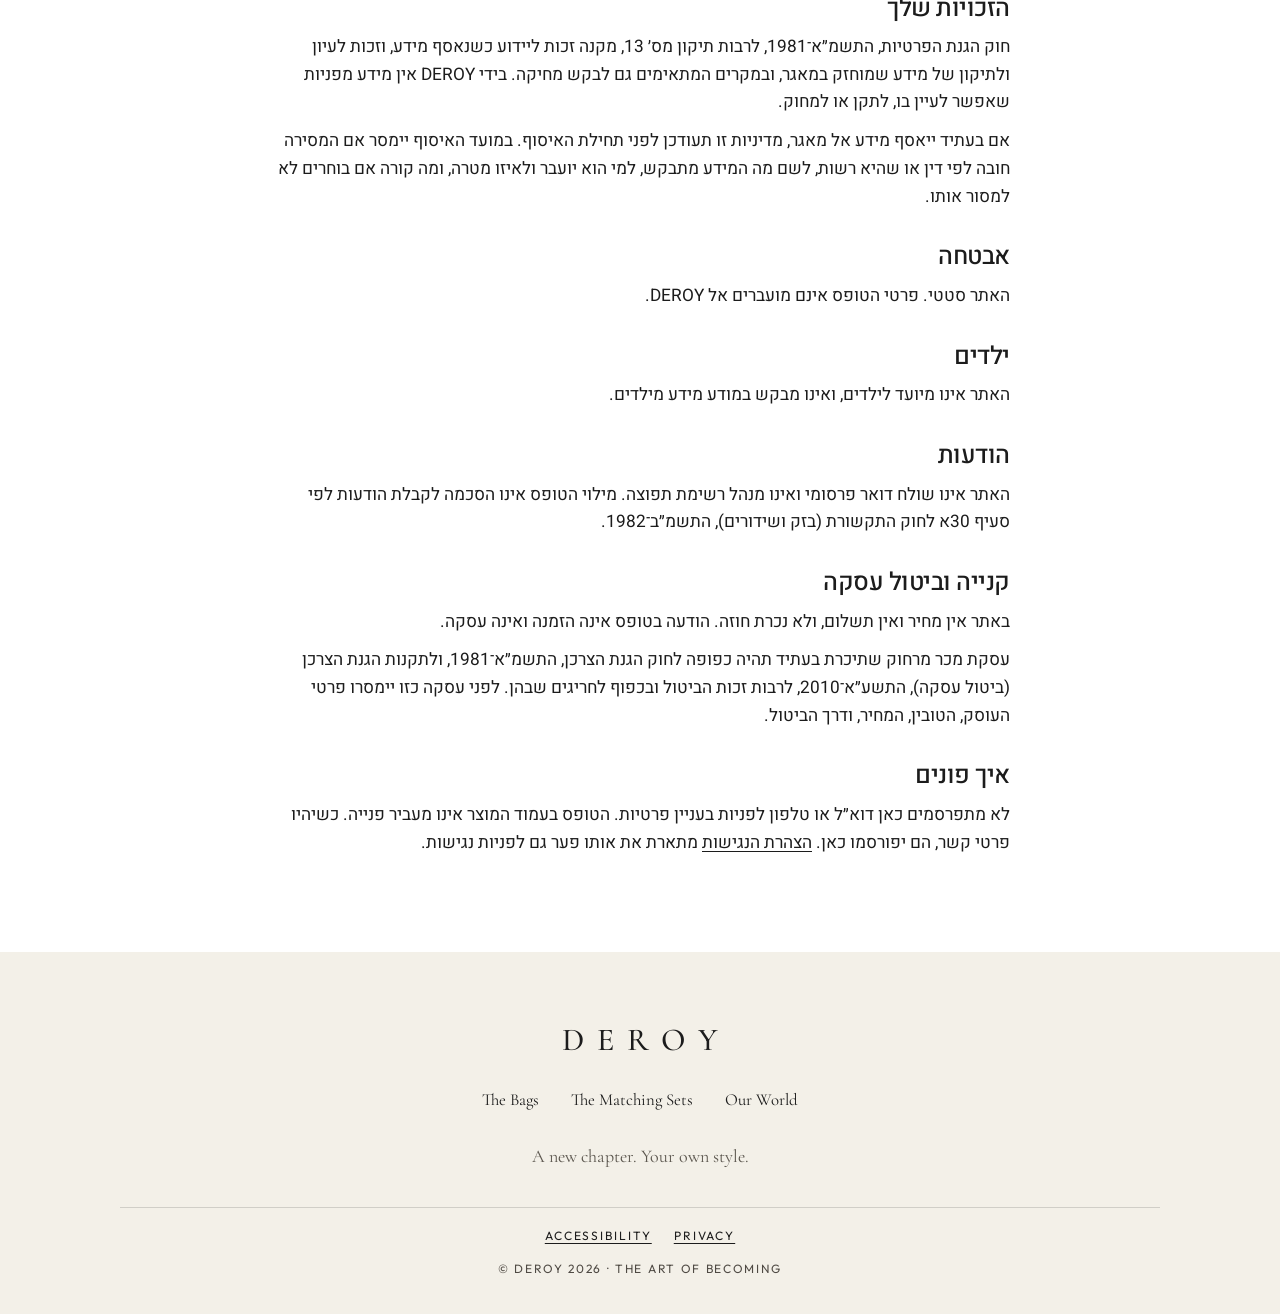
<file: privacy.html>
<!DOCTYPE html>
<html lang="en">
<head>
  <meta charset="utf-8">
  <meta name="viewport" content="width=device-width, initial-scale=1">
  <title>Privacy — DEROY</title>
  <meta name="description" content="DEROY privacy notice: what this website asks for, and what it does not collect, store, or send.">
  <meta name="theme-color" content="#f3f0e8">
  <link rel="icon" href="favicon.svg" type="image/svg+xml">
  <link rel="preconnect" href="https://fonts.googleapis.com">
  <link rel="preconnect" href="https://fonts.gstatic.com" crossorigin>
  <link href="https://fonts.googleapis.com/css2?family=Cormorant+Garamond:wght@500;600&family=Heebo:wght@400;500&family=Outfit:wght@300;400;500&display=swap" rel="stylesheet">
  <link rel="stylesheet" href="css/styles.css?v=20261104">
</head>
<body data-page="privacy">
  <a class="skip" href="#content">Skip to content</a>
  <header class="site-header">
    <div class="announce">
      <p data-i18n="announce">Your next chapter. Your own style.</p>
    </div>
    <nav class="nav" aria-label="Primary">
      <a href="bags.html" data-i18n="nav_bags">Bags</a>
      <a class="logo" href="index.html" data-i18n-aria="aria_home" aria-label="DEROY home">DEROY</a>
      <a href="world.html" data-i18n="nav_world">Our World</a>
    </nav>
  </header>

  <main id="content" class="legal-shell" tabindex="-1">
    <p class="legal-switch">
      <a href="#privacy-en">English</a>
      <a href="#privacy-he" lang="he" dir="rtl">עברית</a>
    </p>

    <article id="privacy-en" class="legal-page" lang="en">
      <h1>Privacy policy</h1>
      <p class="updated">Updated 4 November 2026. This notice describes the website as it works today. The same notice appears in Hebrew below. It is not a substitute for legal advice to a registered business.</p>

      <h2>Who operates the site</h2>
      <p>The site is published under the trade name DEROY. The registered business name, company or dealer number, and address are not published here, because they have not been supplied. If a distance contract is made later, those details will be given before that contract, as the Consumer Protection Law requires.</p>

      <h2>What the site asks for</h2>
      <p>A product page has a request form. It asks for a name and an email address, and, if you want, a phone number, a choice between the bag and the bag with a stroller liner, and a note. You are not required by law to provide any of this. The form cannot be completed without a name and email, but completing it does not send those details to DEROY.</p>

      <h2>What actually happens to those details</h2>
      <p>The form is checked in the browser only. The details are not sent to a server, not stored by DEROY, and not passed to anyone else. There is no database of enquiries. There are no cookies, advertising tools, analytics, or mailing lists.</p>
      <p>An older browser key named deroy-lang, if one remains from a previous version of the site, is deleted each time a page loads. The site does not save a new identifier.</p>

      <h2>Fonts</h2>
      <p>The site loads typefaces from Google Fonts. That request sends your IP address and browser data to Google, which handles them under Google’s own policy. DEROY does not control that processing, and it does not include your name or email address.</p>

      <h2>How long anything is kept</h2>
      <p>DEROY keeps nothing from the form, because it never arrives. Your browser may keep the page in memory until you close or reload it.</p>

      <h2>Your rights</h2>
      <p>The Protection of Privacy Law, 5741–1981, including Amendment 13, gives people a right to be told when their information is collected, and rights to review and correct information held in a database, and in the appropriate cases to ask for deletion. DEROY does not hold enquiry information to review, correct, or delete.</p>
      <p>If information is collected into a database in the future, this policy will be updated before that collection starts. At the time of collection you will be told whether the law requires you to provide it or whether it is voluntary, why it is requested, to whom it will be passed and for what purpose, and what happens if you do not provide it.</p>

      <h2>Security</h2>
      <p>The site is a static website. Form details are not transmitted to DEROY.</p>

      <h2>Children</h2>
      <p>The site is not directed at children, and it does not knowingly ask children for information.</p>

      <h2>Messages</h2>
      <p>The site does not send advertising messages and does not keep a mailing list. Filling in the form is not consent to receive messages under section 30A of the Communications Law (Bezeq and Broadcasts), 5742–1982.</p>

      <h2>Buying and cancellation</h2>
      <p>The site shows no price and takes no payment, and it does not form a contract. A confirmation on the form is not an order and not a sale.</p>
      <p>A distance sale made in the future will be subject to the Consumer Protection Law, 5741–1981, and the Consumer Protection Regulations (Cancellation of a Transaction), 5771–2010, including the right to cancel, and subject to the exceptions in those regulations. Before such a sale, the dealer’s details, the goods, the price, and how to cancel will be provided.</p>

      <h2>How to ask a question</h2>
      <p>No email address or phone number is published for privacy requests. The product form does not deliver a message. When contact details exist, they will be published here. The <a href="accessibility.html">accessibility statement</a> explains the same gap for accessibility requests.</p>
    </article>

    <article id="privacy-he" class="legal-page he-copy" lang="he" dir="rtl">
      <h1>מדיניות פרטיות</h1>
      <p class="updated">עודכן ב־4 בנובמבר 2026. המדיניות מתארת את האתר כפי שהוא עובד היום. אותה מדיניות מופיעה באנגלית למעלה. היא אינה מחליפה ייעוץ משפטי לעסק רשום.</p>

      <h2>מי מפעיל את האתר</h2>
      <p>האתר מתפרסם בשם המסחרי DEROY. השם הרשום של העוסק, מספר חברה או עוסק, והכתובת אינם מתפרסמים כאן, כי לא נמסרו. אם תיכרת בהמשך עסקה מרחוק, הפרטים האלה יימסרו לפני כריתתה, כפי שדורש חוק הגנת הצרכן.</p>

      <h2>איזה מידע מתבקש</h2>
      <p>בעמוד מוצר יש טופס בקשה. הוא מבקש שם ודוא״ל, וברשות גם טלפון, בחירה בין תיק לבין תיק עם ריפוד לעגלה, והערה. אין חובה לפי דין למסור כל אחד מאלה. אי אפשר להשלים את הטופס בלי שם ודוא״ל, אבל השלמה אינה שולחת את הפרטים אל DEROY.</p>

      <h2>מה קורה לפרטים בפועל</h2>
      <p>הטופס נבדק בדפדפן בלבד. הפרטים אינם נשלחים לשרת, אינם נשמרים אצל DEROY, ואינם מועברים לאף גורם. אין מאגר מידע של פניות. אין עוגיות, אין כלי פרסום, אין כלי מדידה ואין רשימת דיוור.</p>
      <p>מפתח ישן בדפדפן בשם deroy-lang, אם נשאר מגרסה קודמת של האתר, נמחק בכל טעינה. האתר אינו שומר מזהה חדש.</p>

      <h2>גופנים</h2>
      <p>האתר טוען גופנים מ־Google Fonts. הבקשה מעבירה אל Google כתובת IP ונתוני דפדפן, והם מטופלים לפי המדיניות של Google. ל־DEROY אין שליטה בעיבוד הזה, והוא אינו כולל שם או דוא״ל.</p>

      <h2>כמה זמן נשמר מידע</h2>
      <p>DEROY אינה שומרת דבר מתוך הטופס, כי הוא אינו מגיע. הדפדפן עשוי להחזיק את העמוד בזיכרון עד לסגירה או לרענון.</p>

      <h2>הזכויות שלך</h2>
      <p>חוק הגנת הפרטיות, התשמ״א־1981, לרבות תיקון מס׳ 13, מקנה זכות ליידוע כשנאסף מידע, וזכות לעיון ולתיקון של מידע שמוחזק במאגר, ובמקרים המתאימים גם לבקש מחיקה. בידי DEROY אין מידע מפניות שאפשר לעיין בו, לתקן או למחוק.</p>
      <p>אם בעתיד ייאסף מידע אל מאגר, מדיניות זו תעודכן לפני תחילת האיסוף. במועד האיסוף יימסר אם המסירה חובה לפי דין או שהיא רשות, לשם מה המידע מתבקש, למי הוא יועבר ולאיזו מטרה, ומה קורה אם בוחרים לא למסור אותו.</p>

      <h2>אבטחה</h2>
      <p>האתר סטטי. פרטי הטופס אינם מועברים אל DEROY.</p>

      <h2>ילדים</h2>
      <p>האתר אינו מיועד לילדים, ואינו מבקש במודע מידע מילדים.</p>

      <h2>הודעות</h2>
      <p>האתר אינו שולח דואר פרסומי ואינו מנהל רשימת תפוצה. מילוי הטופס אינו הסכמה לקבלת הודעות לפי סעיף 30א לחוק התקשורת (בזק ושידורים), התשמ״ב־1982.</p>

      <h2>קנייה וביטול עסקה</h2>
      <p>באתר אין מחיר ואין תשלום, ולא נכרת חוזה. הודעה בטופס אינה הזמנה ואינה עסקה.</p>
      <p>עסקת מכר מרחוק שתיכרת בעתיד תהיה כפופה לחוק הגנת הצרכן, התשמ״א־1981, ולתקנות הגנת הצרכן (ביטול עסקה), התשע״א־2010, לרבות זכות הביטול ובכפוף לחריגים שבהן. לפני עסקה כזו יימסרו פרטי העוסק, הטובין, המחיר, ודרך הביטול.</p>

      <h2>איך פונים</h2>
      <p>לא מתפרסמים כאן דוא״ל או טלפון לפניות בעניין פרטיות. הטופס בעמוד המוצר אינו מעביר פנייה. כשיהיו פרטי קשר, הם יפורסמו כאן. <a href="accessibility.html">הצהרת הנגישות</a> מתארת את אותו פער גם לפניות נגישות.</p>
    </article>
  </main>

  <footer class="site-footer">
    <a class="logo" href="index.html" data-i18n-aria="aria_home" aria-label="DEROY home">DEROY</a>
    <nav class="footer-nav" aria-label="Footer">
      <a href="bags.html" data-i18n="footer_bags">The Bags</a>
      <a href="sets.html" data-i18n="footer_sets">The Matching Sets</a>
      <a href="world.html" data-i18n="footer_world">Our World</a>
    </nav>
    <p class="footer-tag" data-i18n="footer_tag">A new chapter. Your own style.</p>
    <hr>
    <nav class="legal-nav" aria-label="Legal">
      <a href="accessibility.html">Accessibility</a>
      <a href="privacy.html" aria-current="page">Privacy</a>
    </nav>
    <p class="legal" data-i18n="footer_legal">© DEROY 2026 · The Art of Becoming</p>
  </footer>
  <script src="js/i18n.js?v=20261104"></script>
  <script src="js/main.js?v=20261104"></script>
</body>
</html>
</file>
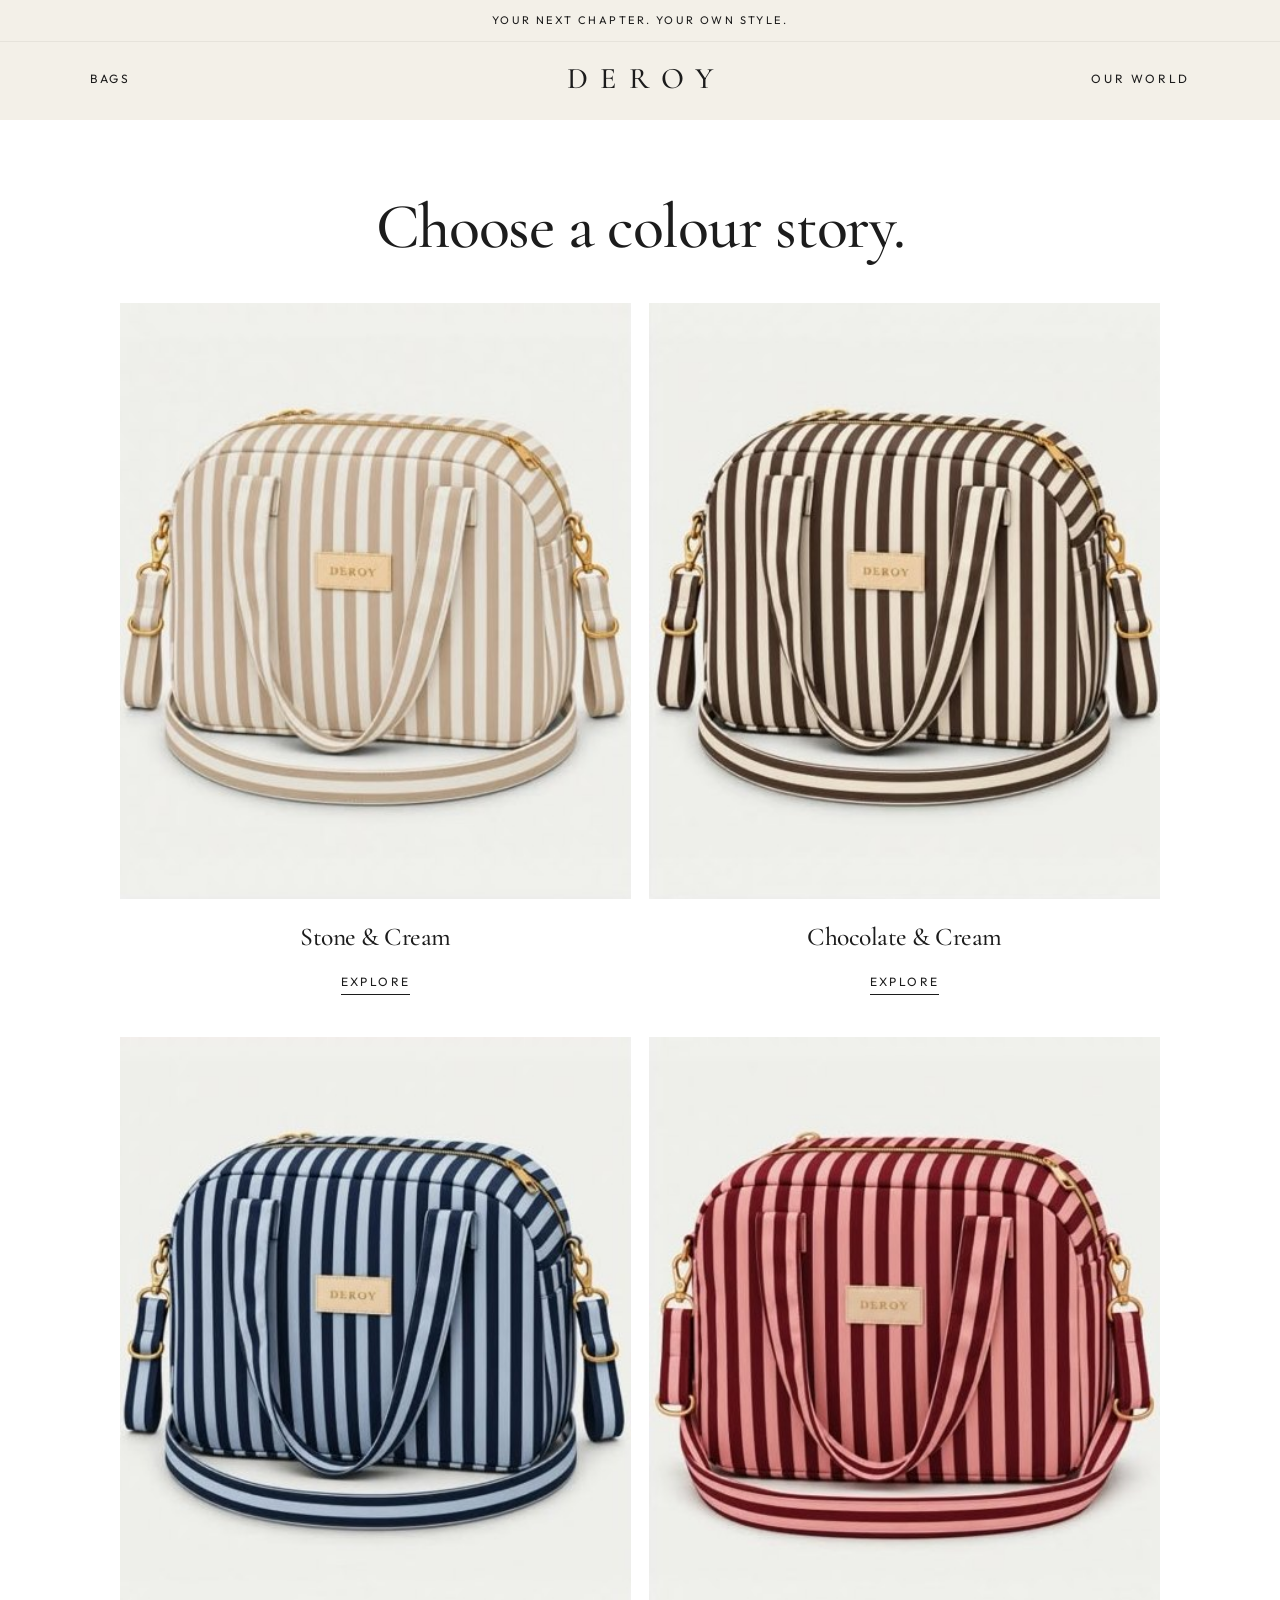
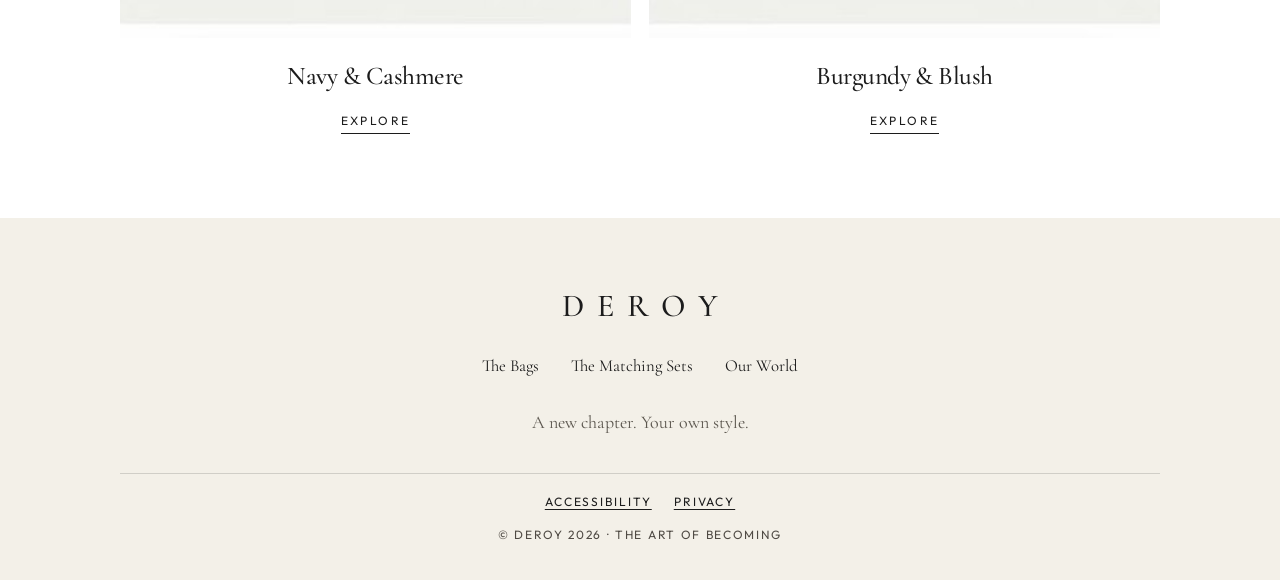
<file: product.html>
<!DOCTYPE html>
<html lang="en">
<head>
  <meta charset="utf-8">
  <meta name="viewport" content="width=device-width, initial-scale=1">
  <title>The Signature Bag — DEROY</title>
  <meta name="description" content="The DEROY Signature Bag, made to order in four colour stories.">
  <meta name="theme-color" content="#f3f0e8">
  <link rel="icon" href="favicon.svg" type="image/svg+xml">
  <link rel="preconnect" href="https://fonts.googleapis.com">
  <link rel="preconnect" href="https://fonts.gstatic.com" crossorigin>
  <link href="https://fonts.googleapis.com/css2?family=Cormorant+Garamond:wght@500;600&family=Outfit:wght@300;400;500&display=swap" rel="stylesheet">
  <link rel="stylesheet" href="css/styles.css?v=20261104">
</head>
<body data-page="product">
  <a class="skip" href="#content">Skip to content</a>
  <header class="site-header">
    <div class="announce">
      <p data-i18n="announce">Your next chapter. Your own style.</p>
    </div>
    <nav class="nav" aria-label="Primary">
      <a href="bags.html" data-i18n="nav_bags">Bags</a>
      <a class="logo" href="index.html" data-i18n-aria="aria_home" aria-label="DEROY home">DEROY</a>
      <a href="world.html" data-i18n="nav_world">Our World</a>
    </nav>
  </header>

  <main id="content" class="wrap" tabindex="-1">
    <div id="product-root"></div>
  </main>

  <footer class="site-footer">
    <a class="logo" href="index.html" data-i18n-aria="aria_home" aria-label="DEROY home">DEROY</a>
    <nav class="footer-nav" aria-label="Footer">
      <a href="bags.html" data-i18n="footer_bags">The Bags</a>
      <a href="sets.html" data-i18n="footer_sets">The Matching Sets</a>
      <a href="world.html" data-i18n="footer_world">Our World</a>
    </nav>
    <p class="footer-tag" data-i18n="footer_tag">A new chapter. Your own style.</p>
    <hr>
    <nav class="legal-nav" aria-label="Legal">
      <a href="accessibility.html">Accessibility</a>
      <a href="privacy.html">Privacy</a>
    </nav>
    <p class="legal" data-i18n="footer_legal">© DEROY 2026 · The Art of Becoming</p>
  </footer>
  <script src="js/i18n.js?v=20261104"></script>
  <script src="js/main.js?v=20261104"></script>
</body>
</html>
</file>
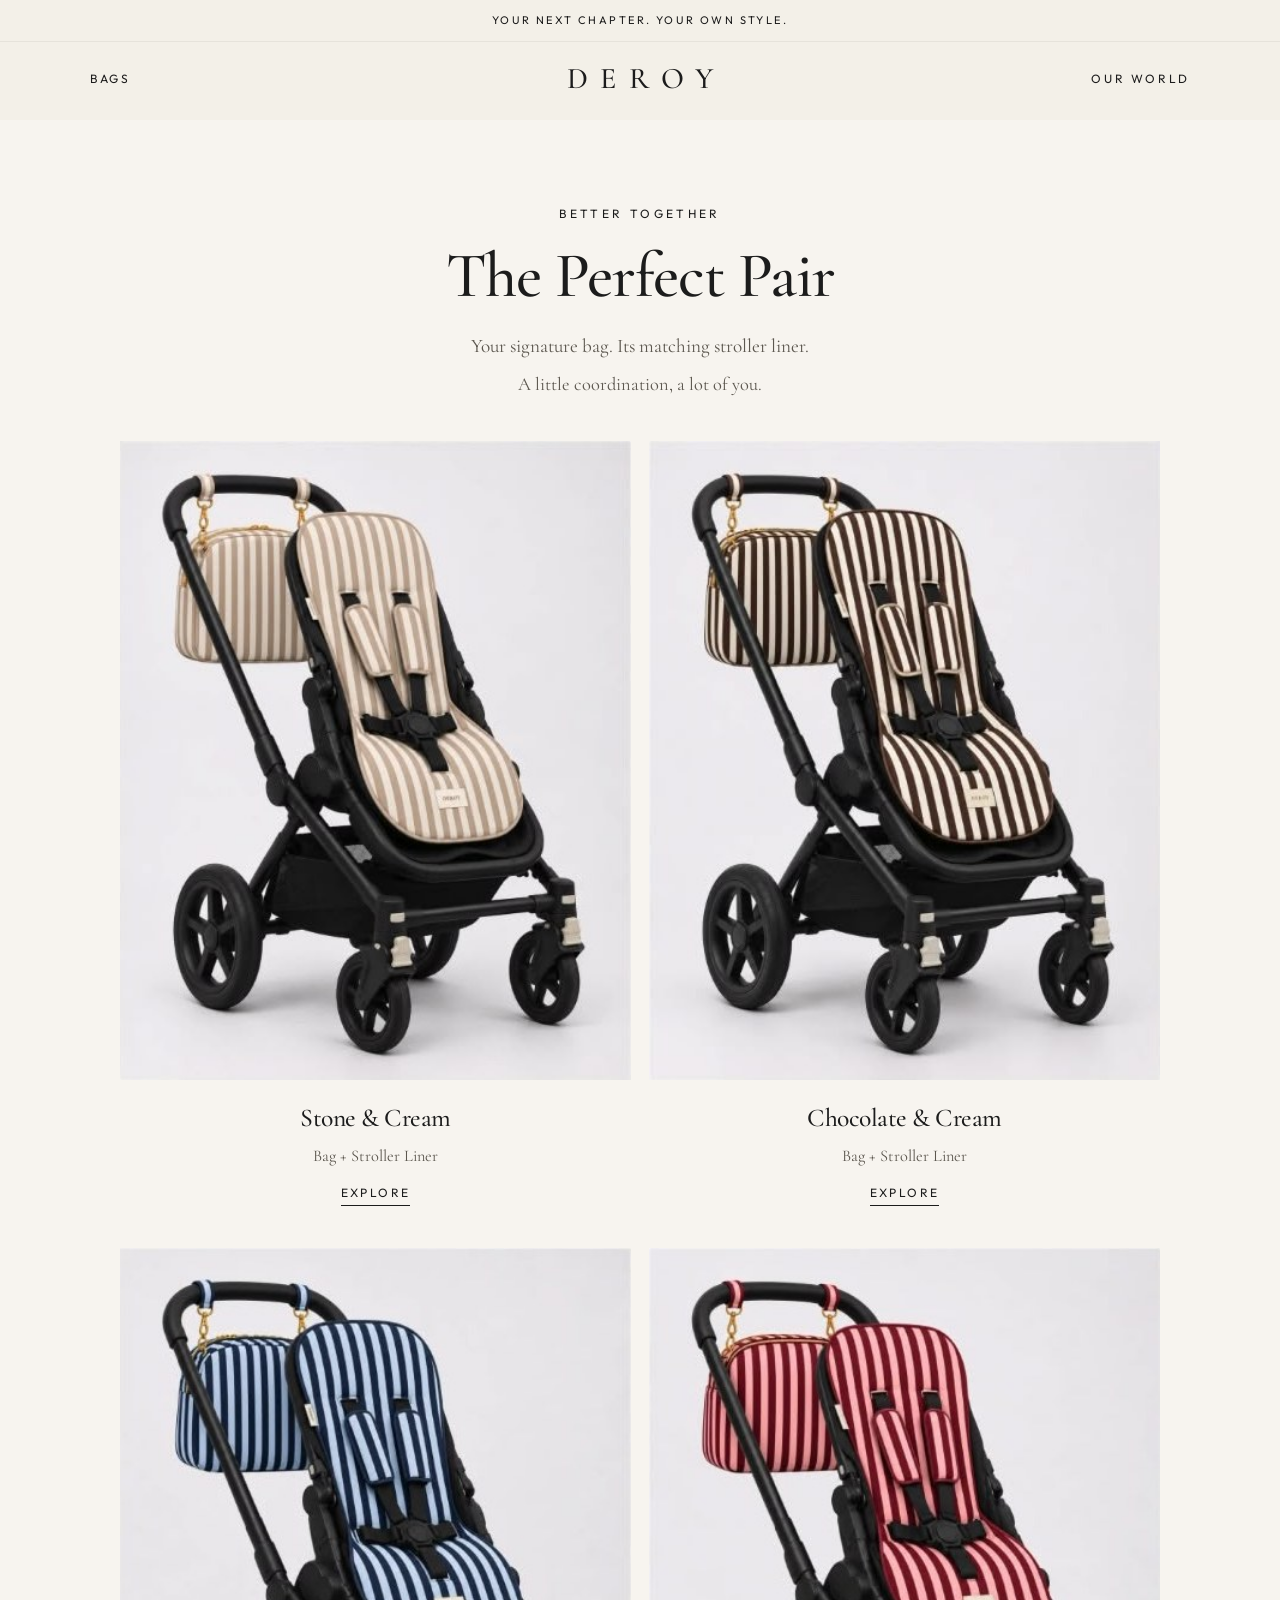
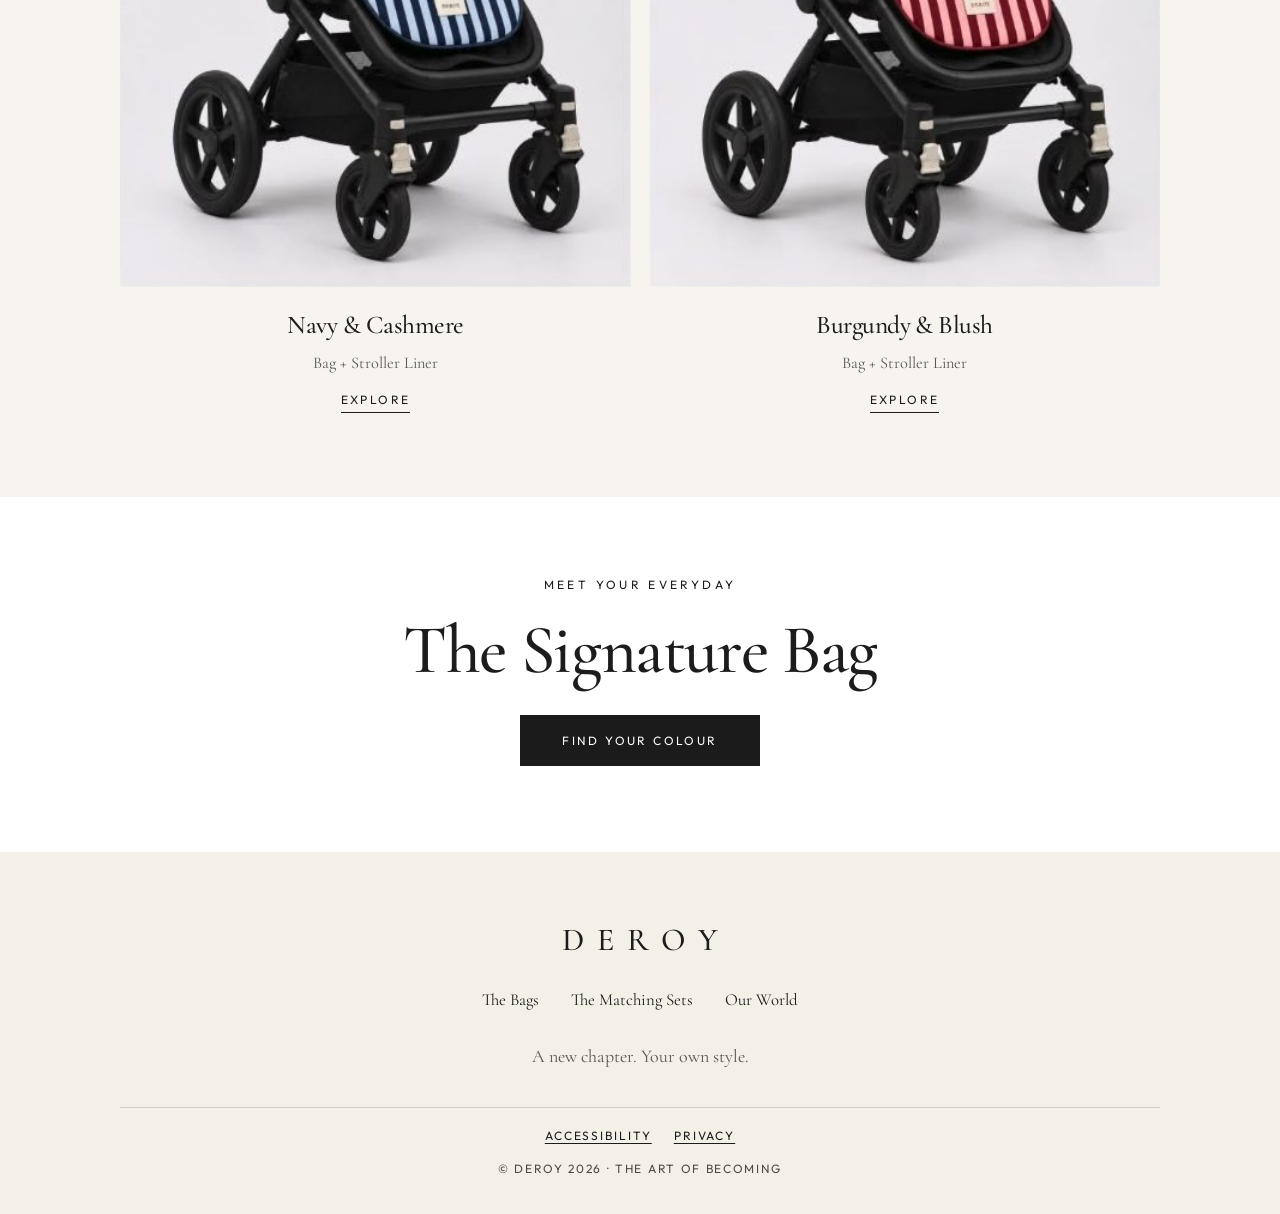
<file: sets.html>
<!DOCTYPE html>
<html lang="en">
<head>
  <meta charset="utf-8">
  <meta name="viewport" content="width=device-width, initial-scale=1">
  <title>The Matching Sets — DEROY</title>
  <meta name="description" content="DEROY matching sets. Your signature bag and its stroller liner.">
  <meta name="theme-color" content="#f3f0e8">
  <link rel="icon" href="favicon.svg" type="image/svg+xml">
  <link rel="preconnect" href="https://fonts.googleapis.com">
  <link rel="preconnect" href="https://fonts.gstatic.com" crossorigin>
  <link href="https://fonts.googleapis.com/css2?family=Cormorant+Garamond:wght@500;600&family=Outfit:wght@300;400;500&display=swap" rel="stylesheet">
  <link rel="stylesheet" href="css/styles.css?v=20261104">
</head>
<body data-page="sets">
  <a class="skip" href="#content">Skip to content</a>
  <header class="site-header">
    <div class="announce">
      <p data-i18n="announce">Your next chapter. Your own style.</p>
    </div>
    <nav class="nav" aria-label="Primary">
      <a href="bags.html" data-i18n="nav_bags">Bags</a>
      <a class="logo" href="index.html" data-i18n-aria="aria_home" aria-label="DEROY home">DEROY</a>
      <a href="world.html" data-i18n="nav_world">Our World</a>
    </nav>
  </header>

  <main id="content" tabindex="-1">
    <section class="section page-intro band-ivory">
      <div class="prose">
        <p class="eyebrow" data-i18n="together_kicker">Better together</p>
        <h1 class="display" data-i18n="pair_title">The Perfect Pair</h1>
        <p class="lede" data-i18n="pair_l1">Your signature bag. Its matching stroller liner.</p>
        <p class="sub" data-i18n="pair_l2">A little coordination, a lot of you.</p>
      </div>
      <div class="wrap">
        <div class="grid-2">
          <a class="pcard" href="product.html?id=stone&view=set">
            <span class="pcard-media"><img src="assets/set-stone.jpg" width="426" height="532" alt=""></span>
            <span class="pcard-name" data-i18n="color_stone">Stone & Cream</span>
            <span class="pcard-kind" data-i18n="kind_set">Bag + Stroller Liner</span>
            <span class="pcard-more" data-i18n="explore">Explore</span>
          </a>
          <a class="pcard" href="product.html?id=chocolate&view=set">
            <span class="pcard-media"><img src="assets/set-chocolate.jpg" width="426" height="532" alt=""></span>
            <span class="pcard-name" data-i18n="color_chocolate">Chocolate & Cream</span>
            <span class="pcard-kind" data-i18n="kind_set">Bag + Stroller Liner</span>
            <span class="pcard-more" data-i18n="explore">Explore</span>
          </a>
          <a class="pcard" href="product.html?id=navy&view=set">
            <span class="pcard-media"><img src="assets/set-navy.jpg" width="426" height="533" alt=""></span>
            <span class="pcard-name" data-i18n="color_navy">Navy & Cashmere</span>
            <span class="pcard-kind" data-i18n="kind_set">Bag + Stroller Liner</span>
            <span class="pcard-more" data-i18n="explore">Explore</span>
          </a>
          <a class="pcard" href="product.html?id=burgundy&view=set">
            <span class="pcard-media"><img src="assets/set-burgundy.jpg" width="426" height="533" alt=""></span>
            <span class="pcard-name" data-i18n="color_burgundy">Burgundy & Blush</span>
            <span class="pcard-kind" data-i18n="kind_set">Bag + Stroller Liner</span>
            <span class="pcard-more" data-i18n="explore">Explore</span>
          </a>
        </div>
      </div>
    </section>
    <section class="cta-band">
      <p class="eyebrow" data-i18n="everyday_kicker">Meet your everyday</p>
      <h2 class="display" data-i18n="sig_title">The Signature Bag</h2>
      <a class="btn btn-dark" href="bags.html" data-i18n="find_colour">Find your colour</a>
    </section>
  </main>

  <footer class="site-footer">
    <a class="logo" href="index.html" data-i18n-aria="aria_home" aria-label="DEROY home">DEROY</a>
    <nav class="footer-nav" aria-label="Footer">
      <a href="bags.html" data-i18n="footer_bags">The Bags</a>
      <a href="sets.html" aria-current="page" data-i18n="footer_sets">The Matching Sets</a>
      <a href="world.html" data-i18n="footer_world">Our World</a>
    </nav>
    <p class="footer-tag" data-i18n="footer_tag">A new chapter. Your own style.</p>
    <hr>
    <nav class="legal-nav" aria-label="Legal">
      <a href="accessibility.html">Accessibility</a>
      <a href="privacy.html">Privacy</a>
    </nav>
    <p class="legal" data-i18n="footer_legal">© DEROY 2026 · The Art of Becoming</p>
  </footer>
  <script src="js/i18n.js?v=20261104"></script>
  <script src="js/main.js?v=20261104"></script>
</body>
</html>
</file>
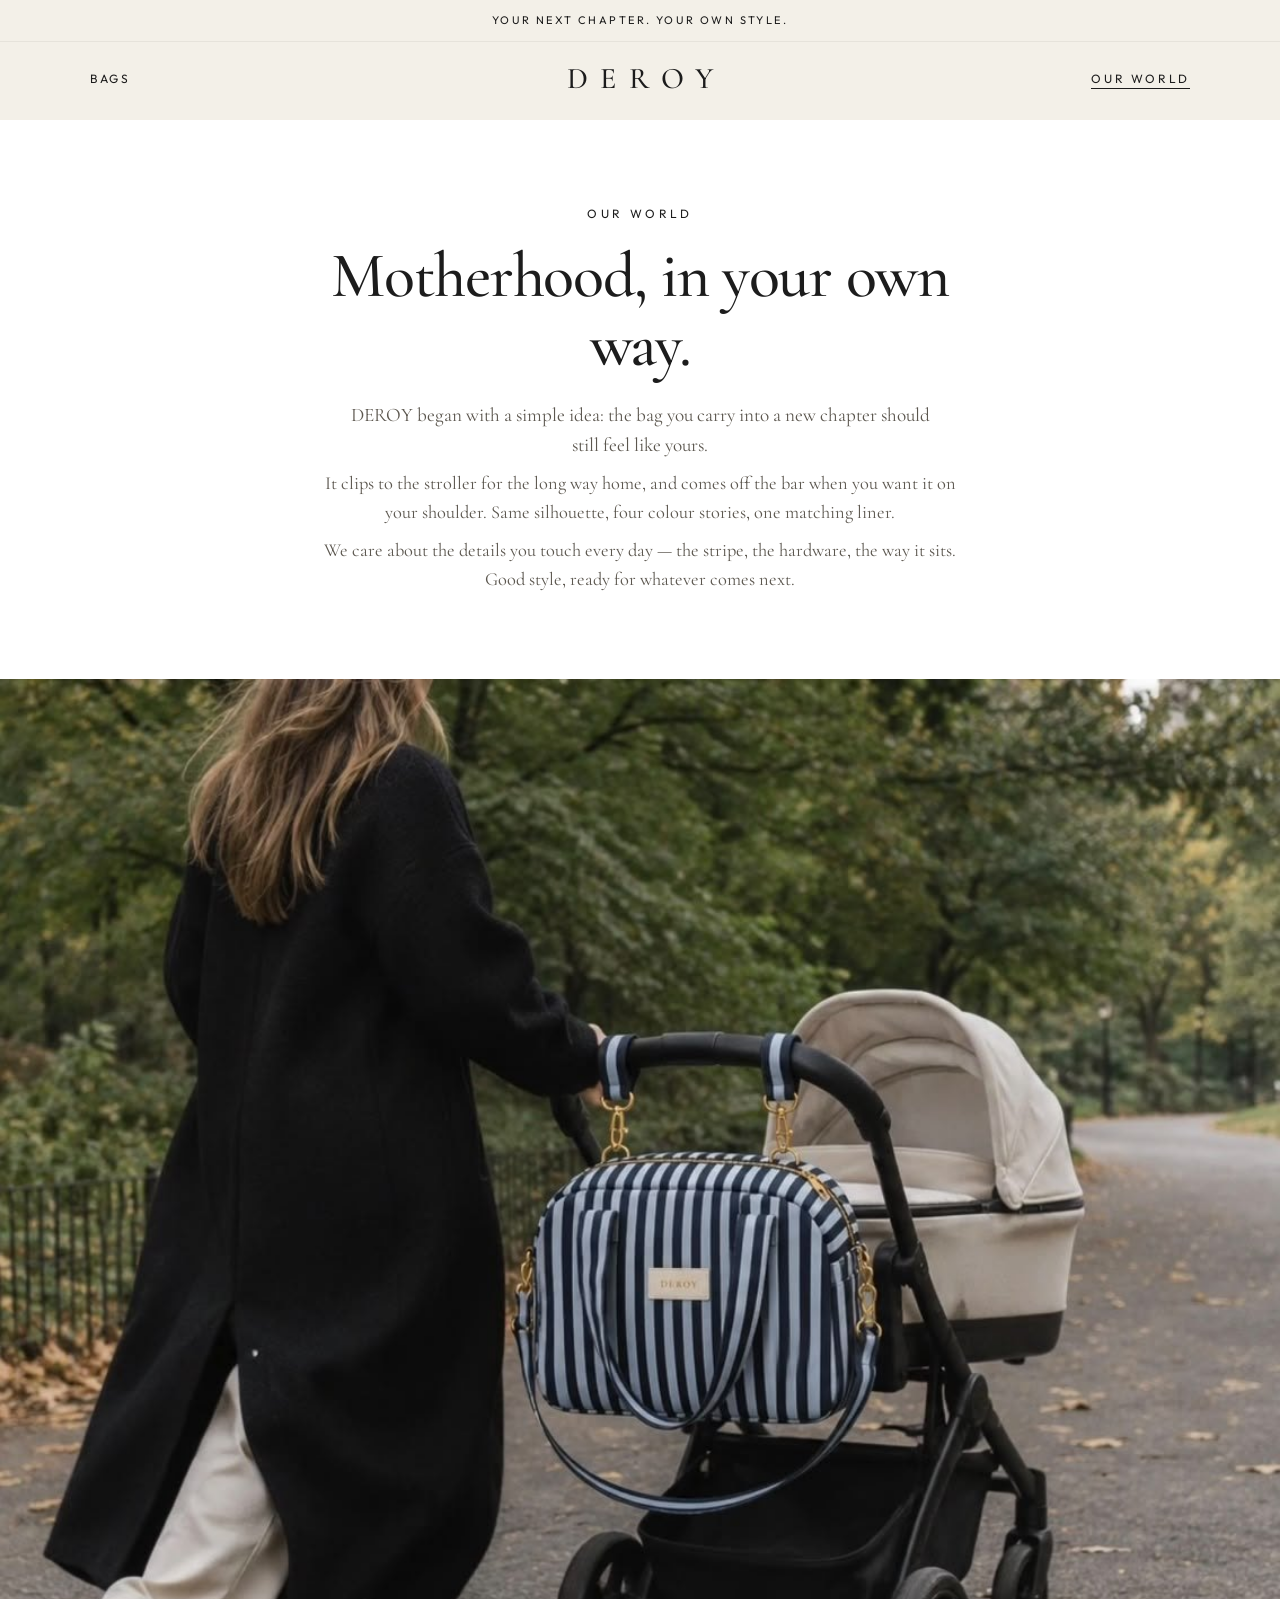
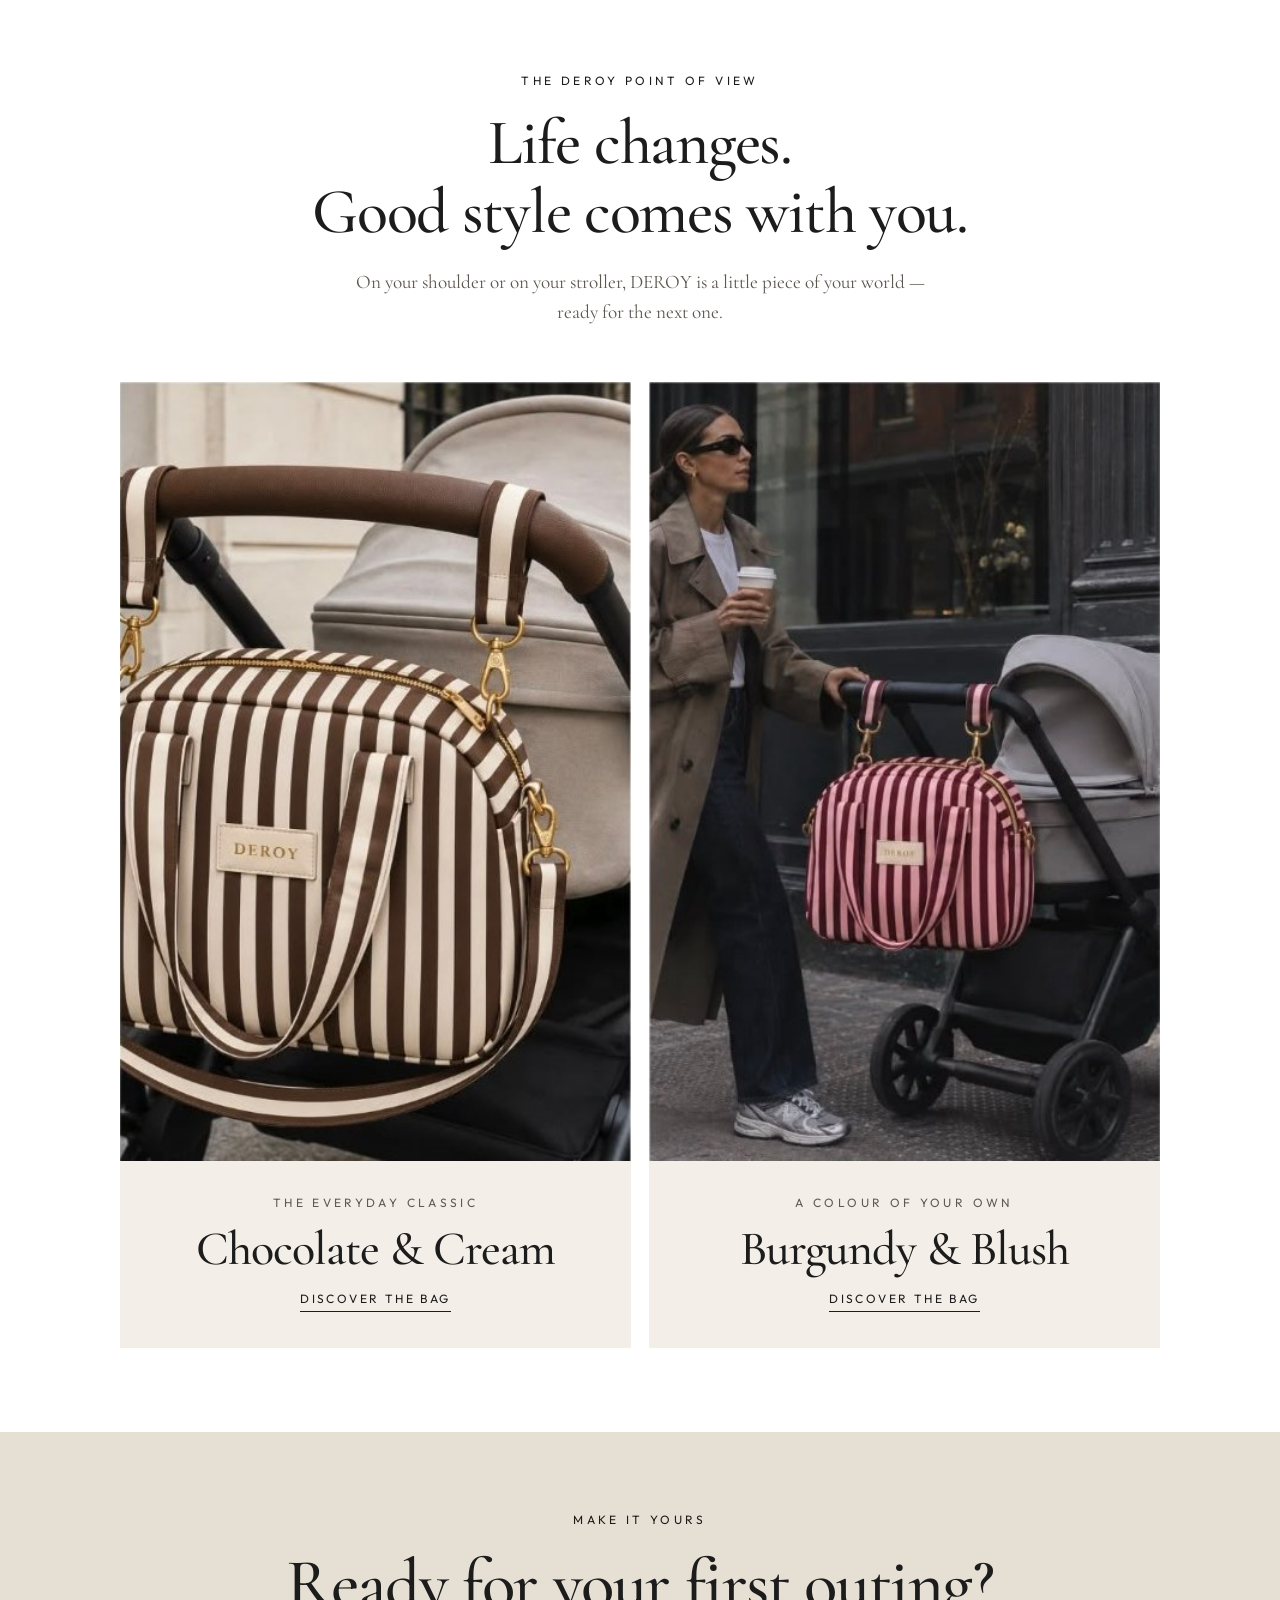
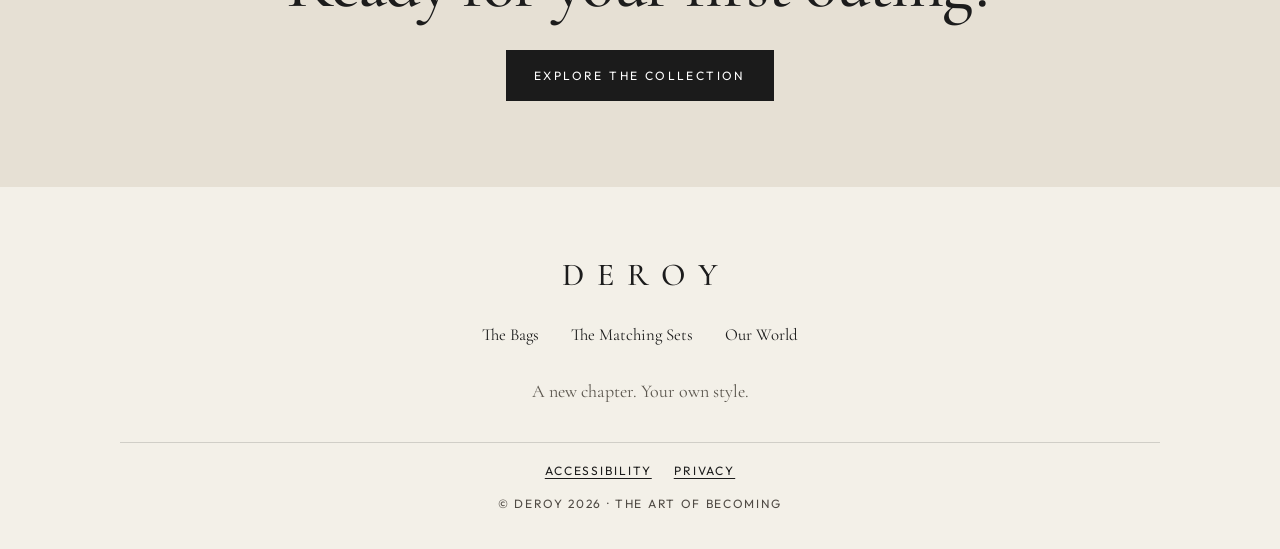
<file: world.html>
<!DOCTYPE html>
<html lang="en">
<head>
  <meta charset="utf-8">
  <meta name="viewport" content="width=device-width, initial-scale=1">
  <title>Our World — DEROY</title>
  <meta name="description" content="The DEROY point of view. Life changes. Good style comes with you.">
  <meta name="theme-color" content="#f3f0e8">
  <link rel="icon" href="favicon.svg" type="image/svg+xml">
  <link rel="preconnect" href="https://fonts.googleapis.com">
  <link rel="preconnect" href="https://fonts.gstatic.com" crossorigin>
  <link href="https://fonts.googleapis.com/css2?family=Cormorant+Garamond:wght@500;600&family=Outfit:wght@300;400;500&display=swap" rel="stylesheet">
  <link rel="stylesheet" href="css/styles.css?v=20261104">
</head>
<body data-page="world">
  <a class="skip" href="#content">Skip to content</a>
  <header class="site-header">
    <div class="announce">
      <p data-i18n="announce">Your next chapter. Your own style.</p>
    </div>
    <nav class="nav" aria-label="Primary">
      <a href="bags.html" data-i18n="nav_bags">Bags</a>
      <a class="logo" href="index.html" data-i18n-aria="aria_home" aria-label="DEROY home">DEROY</a>
      <a href="world.html" data-i18n="nav_world" aria-current="page">Our World</a>
    </nav>
  </header>

  <main id="content" tabindex="-1">
    <section class="section page-intro">
      <div class="prose">
        <p class="eyebrow" data-i18n="world_kicker">Our world</p>
        <h1 class="display" data-i18n="world_title">Motherhood, in your own way.</h1>
        <p class="lede" data-i18n="world_p1">DEROY began with a simple idea: the bag you carry into a new chapter should still feel like yours.</p>
        <p class="sub" data-i18n="world_p2">It clips to the stroller for the long way home, and comes off the bar when you want it on your shoulder. Same silhouette, four colour stories, one matching liner.</p>
        <p class="sub" data-i18n="world_p3">We care about the details you touch every day — the stripe, the hardware, the way it sits. Good style, ready for whatever comes next.</p>
      </div>
    </section>
    <img class="bleed" src="assets/lifestyle-park.jpg" width="1135" height="1177" alt="A woman walks a stroller through the park with a navy DEROY bag clipped to the handle." data-i18n-alt="alt_park">
    <section class="section">
      <div class="prose">
        <p class="eyebrow" data-i18n="pov_kicker">The Deroy point of view</p>
        <h2 data-i18n="pov_title">Life changes.
Good style comes with you.</h2>
        <p class="lede" data-i18n="pov_body">On your shoulder or on your stroller, DEROY is a little piece of your world — ready for the next one.</p>
      </div>
      <div class="wrap stories">
        <a class="story" href="product.html?id=chocolate&view=bag">
          <img src="assets/editorial-chocolate.jpg" width="426" height="650" alt="Close view of the chocolate and cream DEROY bag hanging from a stroller." data-i18n-alt="alt_choc">
          <div class="story-caption">
            <p class="eyebrow" data-i18n="everyday_classic">The everyday classic</p>
            <h3 data-i18n="color_chocolate">Chocolate & Cream</h3>
            <span class="text-link" data-i18n="discover">Discover the bag</span>
          </div>
        </a>
        <a class="story" href="product.html?id=burgundy&view=bag">
          <img src="assets/editorial-burgundy.jpg" width="426" height="650" alt="A woman carries the burgundy and blush DEROY bag on a stroller through the city." data-i18n-alt="alt_burg">
          <div class="story-caption">
            <p class="eyebrow" data-i18n="colour_own">A colour of your own</p>
            <h3 data-i18n="color_burgundy">Burgundy & Blush</h3>
            <span class="text-link" data-i18n="discover">Discover the bag</span>
          </div>
        </a>
      </div>
    </section>
    <section class="cta-band band-sand">
      <p class="eyebrow" data-i18n="make_kicker">Make it yours</p>
      <h2 class="display" data-i18n="outing_title">Ready for your first outing?</h2>
      <a class="btn btn-dark" href="bags.html" data-i18n="hero_cta">Explore the collection</a>
    </section>
  </main>

  <footer class="site-footer">
    <a class="logo" href="index.html" data-i18n-aria="aria_home" aria-label="DEROY home">DEROY</a>
    <nav class="footer-nav" aria-label="Footer">
      <a href="bags.html" data-i18n="footer_bags">The Bags</a>
      <a href="sets.html" data-i18n="footer_sets">The Matching Sets</a>
      <a href="world.html" aria-current="page" data-i18n="footer_world">Our World</a>
    </nav>
    <p class="footer-tag" data-i18n="footer_tag">A new chapter. Your own style.</p>
    <hr>
    <nav class="legal-nav" aria-label="Legal">
      <a href="accessibility.html">Accessibility</a>
      <a href="privacy.html">Privacy</a>
    </nav>
    <p class="legal" data-i18n="footer_legal">© DEROY 2026 · The Art of Becoming</p>
  </footer>
  <script src="js/i18n.js?v=20261104"></script>
  <script src="js/main.js?v=20261104"></script>
</body>
</html>
</file>
<file: css/styles.css>
:root {
  --paper: #ffffff;
  --ivory: #f7f4ef;
  --header: #f3f0e8;
  --sand: #e6e0d4;
  --caption: #f3efe8;
  --ink: #1c1c1c;
  --muted: #5c574f;
  --soft: #5c574f;
  --line: #e4dfd6;
  --photo: #eceae6;
  --serif: "Cormorant Garamond", "Times New Roman", serif;
  --sans: "Outfit", "Avenir Next", "Helvetica Neue", sans-serif;
  --shadow: 0 18px 40px rgba(28, 24, 18, 0.06);
}

*,
*::before,
*::after {
  box-sizing: border-box;
}

html {
  scroll-behavior: smooth;
}

body {
  margin: 0;
  background: var(--paper);
  color: var(--ink);
  font-family: var(--serif);
  font-size: 18px;
  line-height: 1.6;
  text-rendering: optimizeLegibility;
}

img {
  max-width: 100%;
  height: auto;
}

a {
  color: inherit;
  text-decoration: none;
}

button,
input,
select,
textarea {
  font: inherit;
  color: inherit;
}

::selection {
  background: #e7d9c8;
  color: var(--ink);
}

.sr-only {
  position: absolute;
  width: 1px;
  height: 1px;
  padding: 0;
  margin: -1px;
  overflow: hidden;
  clip: rect(0, 0, 0, 0);
  white-space: nowrap;
  border: 0;
}

.skip {
  position: absolute;
  inset-inline-start: 12px;
  top: -48px;
  background: var(--ink);
  color: white;
  padding: 8px 12px;
  z-index: 30;
}

.skip:focus {
  top: 12px;
}

.site-header {
  background: var(--header);
}

.announce {
  min-height: 42px;
  display: grid;
  grid-template-columns: 1fr auto 1fr;
  align-items: center;
  border-bottom: 1px solid rgba(28, 28, 28, 0.06);
}

.announce p {
  grid-column: 2;
  margin: 0;
  padding: 10px 12px;
  font-family: var(--sans);
  font-size: 11px;
  font-weight: 400;
  letter-spacing: 0.22em;
  text-transform: uppercase;
  text-align: center;
}

.nav {
  width: min(1100px, calc(100% - 32px));
  margin: 0 auto;
  display: grid;
  grid-template-columns: 1fr auto 1fr;
  align-items: center;
  padding: 22px 0 26px;
  gap: 12px;
}

.nav a:first-child {
  justify-self: start;
}

.nav a:last-child {
  justify-self: end;
}

.nav a:not(.logo) {
  font-family: var(--sans);
  font-size: 12px;
  letter-spacing: 0.22em;
  text-transform: uppercase;
}

.nav a[aria-current="page"]:not(.logo) {
  box-shadow: inset 0 -1px 0 var(--ink);
}

.logo {
  font-family: var(--serif);
  font-weight: 500;
  font-size: 30px;
  letter-spacing: 0.42em;
  text-indent: 0.42em;
  line-height: 1;
}

.hero {
  position: relative;
  background: #111;
}

.hero-photo {
  display: block;
  width: 100%;
  height: auto;
}

.hero-hotspot {
  position: absolute;
  left: 22.7%;
  top: 81%;
  width: 55.3%;
  height: 8%;
}

.display {
  margin: 0;
  font-weight: 500;
  font-size: clamp(2.5rem, 5.4vw, 4.5rem);
  line-height: 1.08;
  letter-spacing: -0.02em;
  white-space: pre-line;
}

.quiet-line {
  margin: 0;
  padding: 78px 24px 8px;
  text-align: center;
  font-family: var(--sans);
  font-size: 12px;
  letter-spacing: 0.28em;
  text-transform: uppercase;
}

.section {
  padding: 72px 0 84px;
}

.wrap {
  width: min(1040px, calc(100% - 36px));
  margin-inline: auto;
}

.prose {
  width: min(680px, 100%);
  margin-inline: auto;
  text-align: center;
}

.eyebrow {
  margin: 0 0 18px;
  font-family: var(--sans);
  font-size: 12px;
  font-weight: 400;
  letter-spacing: 0.28em;
  text-transform: uppercase;
  color: var(--ink);
}

.section h2,
.story-caption h3,
.pcard-name {
  font-weight: 500;
  letter-spacing: -0.02em;
}

.section h1,
.section h2 {
  margin: 0;
  font-weight: 500;
  font-size: clamp(2.4rem, 5vw, 4rem);
  line-height: 1.08;
  letter-spacing: -0.02em;
  white-space: pre-line;
  text-align: center;
}

.lede,
.sub {
  color: var(--muted);
}

.lede {
  margin: 22px auto 0;
  max-width: 38rem;
  font-size: 1.2rem;
  line-height: 1.55;
}

.sub {
  margin: 8px auto 0;
  max-width: 40rem;
  font-size: 1.15rem;
}

.band-ivory {
  background: var(--ivory);
}

.band-sand {
  background: var(--sand);
}

.band-caption {
  background: var(--caption);
}

.stack {
  margin-top: 86px;
}

.grid-2 {
  display: grid;
  grid-template-columns: 1fr 1fr;
  gap: 42px 18px;
  margin-top: 42px;
}

.pcard {
  display: flex;
  flex-direction: column;
  align-items: center;
  text-align: center;
  min-width: 0;
}

.pcard-media {
  display: block;
  width: 100%;
  overflow: hidden;
  background: var(--photo);
}

.pcard img,
.story img {
  display: block;
  width: 100%;
  height: auto;
  transition: transform 0.6s ease;
}

.pcard:hover img,
.story:hover img {
  transform: scale(1.025);
}

.pcard-name {
  display: block;
  margin-top: 18px;
  font-size: clamp(1.35rem, 2vw, 1.7rem);
}

.pcard-kind {
  display: block;
  margin-top: 4px;
  color: var(--muted);
  font-size: 1.02rem;
}

.pcard-more,
.text-link {
  display: inline-block;
  margin-top: 14px;
  font-family: var(--sans);
  font-size: 12px;
  letter-spacing: 0.2em;
  text-transform: uppercase;
  border-bottom: 1px solid var(--ink);
  padding-bottom: 3px;
}

.bleed {
  display: block;
  width: 100%;
  max-height: 920px;
  object-fit: cover;
  object-position: center 40%;
}

.moments-copy,
.cta-band {
  text-align: center;
  padding: 78px 20px 86px;
}

.moments-copy .lede {
  margin-top: 8px;
}

.btn {
  display: inline-flex;
  align-items: center;
  justify-content: center;
  min-width: 240px;
  margin-top: 28px;
  padding: 16px 28px;
  border: 0;
  cursor: pointer;
  font-family: var(--sans);
  font-size: 12px;
  letter-spacing: 0.2em;
  text-transform: uppercase;
  transition: transform 0.2s ease, opacity 0.2s ease;
}

.btn:hover {
  transform: translateY(-1px);
}

.btn-dark {
  background: #1b1b1b;
  color: #fff;
}

.btn-light {
  background: #fff;
  color: #1b1b1b;
}

.tabs {
  display: flex;
  justify-content: center;
  gap: 36px;
  margin-top: 34px;
}

.tabs button {
  border: 0;
  border-bottom: 1px solid transparent;
  background: transparent;
  padding: 0 0 8px;
  cursor: pointer;
  font-family: var(--sans);
  font-size: 12px;
  letter-spacing: 0.2em;
  text-transform: uppercase;
  color: var(--soft);
}

.tabs button[aria-selected="true"] {
  color: var(--ink);
  border-bottom-color: var(--ink);
}

.stories {
  display: grid;
  grid-template-columns: 1fr 1fr;
  gap: 18px;
  margin-top: 54px;
}

.story {
  display: flex;
  flex-direction: column;
  min-width: 0;
  background: var(--caption);
}

.story-caption {
  padding: 32px 18px 36px;
  text-align: center;
}

.story-caption .eyebrow {
  color: #5e5a55;
  margin-bottom: 12px;
}

.story-caption h3 {
  margin: 0;
  font-size: clamp(2rem, 4vw, 3rem);
  line-height: 1.05;
  white-space: pre-line;
}

.site-footer {
  background: var(--header);
  text-align: center;
  padding: 72px 20px 36px;
}

.site-footer .logo {
  display: inline-block;
  font-size: 32px;
}

.footer-nav {
  display: flex;
  justify-content: center;
  flex-wrap: wrap;
  gap: 18px 32px;
  margin-top: 28px;
  font-size: 1.05rem;
}

.footer-tag {
  margin: 28px 0 0;
  color: var(--muted);
}

.site-footer hr {
  width: min(1040px, calc(100% - 8px));
  margin: 36px auto 18px;
  border: 0;
  border-top: 1px solid rgba(28, 28, 28, 0.16);
}

.legal {
  margin: 14px 0 0;
  font-family: var(--sans);
  font-size: 12px;
  letter-spacing: 0.14em;
  text-transform: uppercase;
  color: #4f4a44;
}

.legal-nav {
  display: flex;
  justify-content: center;
  flex-wrap: wrap;
  gap: 10px 22px;
  margin-top: 18px;
  font-family: var(--sans);
  font-size: 12px;
  letter-spacing: 0.16em;
  text-transform: uppercase;
}

.legal-nav a {
  text-decoration: underline;
  text-underline-offset: 3px;
}

.req {
  font-family: var(--sans);
  font-size: 0.72rem;
  letter-spacing: 0.08em;
  text-transform: uppercase;
  color: var(--muted);
}

.fine a,
.form-success a {
  text-decoration: underline;
  text-underline-offset: 3px;
}

.form-success:focus {
  outline: 2px solid var(--ink);
  outline-offset: 4px;
}

#content:focus {
  outline: none;
}

.legal-shell {
  width: min(740px, calc(100% - 36px));
  margin: 0 auto;
  padding: 48px 0 96px;
}

.legal-switch {
  display: flex;
  gap: 18px;
  margin: 0 0 28px;
  font-family: var(--sans);
  font-size: 13px;
  letter-spacing: 0.14em;
  text-transform: uppercase;
}

.legal-switch a {
  unicode-bidi: isolate;
  text-decoration: underline;
  text-underline-offset: 3px;
}

.legal-page h1,
.legal-page h2 {
  font-weight: 500;
  letter-spacing: -0.02em;
  line-height: 1.15;
}

.legal-page h1 {
  margin: 0 0 10px;
  font-size: clamp(2.3rem, 5vw, 3.5rem);
}

.legal-page h2 {
  margin: 2rem 0 0.45rem;
  font-size: 1.55rem;
}

.legal-page p,
.legal-page li {
  margin: 0.7rem 0 0;
  font-size: 1.08rem;
}

.legal-page ul {
  margin: 0.4rem 0 0;
  padding-inline-start: 1.25em;
}

.legal-page a {
  text-decoration: underline;
  text-underline-offset: 3px;
}

.legal-page .updated {
  margin-top: 0;
  font-family: var(--sans);
  font-size: 0.95rem;
  color: var(--muted);
}

.legal-page + .legal-page {
  margin-top: 56px;
  padding-top: 40px;
  border-top: 1px solid var(--line);
}

.he-copy {
  font-family: "Heebo", "Avenir Next", "Helvetica Neue", sans-serif;
}

.page-intro {
  padding-top: 84px;
}

.product-layout {
  display: grid;
  grid-template-columns: minmax(0, 1.05fr) minmax(0, 0.95fr);
  gap: 42px;
  align-items: start;
  padding: 36px 0 80px;
}

.gallery-main {
  background: var(--photo);
}

.gallery-main img {
  display: block;
  width: 100%;
  height: auto;
}

.thumbs {
  display: flex;
  gap: 10px;
  margin-top: 10px;
}

.thumbs button {
  width: 84px;
  padding: 0;
  border: 1px solid transparent;
  background: var(--photo);
  cursor: pointer;
}

.thumbs button[aria-pressed="true"] {
  border-color: var(--ink);
}

.thumbs img {
  display: block;
  width: 100%;
  height: 72px;
  object-fit: cover;
}

.product-copy .eyebrow {
  margin-bottom: 10px;
}

.product-copy h1 {
  margin: 0;
  font-size: clamp(2.6rem, 5vw, 4rem);
  font-weight: 500;
  line-height: 1.05;
}

.kind-line {
  margin: 10px 0 0;
  color: var(--muted);
  font-size: 1.15rem;
}

.details {
  margin: 26px 0 0;
  padding: 0;
  list-style: none;
}

.details li {
  padding: 10px 0;
  border-top: 1px solid var(--line);
}

.details li:last-child {
  border-bottom: 1px solid var(--line);
}

.reserve {
  margin-top: 32px;
  padding: 22px;
  background: var(--ivory);
}

.reserve h2 {
  margin: 0 0 14px;
  font-size: 1.7rem;
  font-weight: 500;
}

.field {
  display: flex;
  flex-direction: column;
  gap: 6px;
  margin-bottom: 12px;
  text-align: start;
  font-size: 0.95rem;
}

.field input,
.field select,
.field textarea {
  width: 100%;
  border: 1px solid var(--line);
  background: #fff;
  padding: 12px 12px;
  border-radius: 0;
}

.field textarea {
  min-height: 90px;
  resize: vertical;
}

input[type="email"],
input[type="tel"] {
  direction: ltr;
}

.form-error {
  min-height: 1.2em;
  margin: 0 0 8px;
  color: #6e2c24;
  font-size: 0.95rem;
}

.form-success {
  margin: 0;
  font-size: 1.25rem;
}

.fine {
  margin: 10px 0 0;
  color: var(--muted);
  font-size: 0.95rem;
}

.chooser-note {
  text-align: center;
  color: var(--muted);
}

.back-link {
  display: inline-block;
  margin-bottom: 18px;
  font-family: var(--sans);
  font-size: 12px;
  letter-spacing: 0.16em;
  text-transform: uppercase;
  color: var(--muted);
}

a:focus-visible,
button:focus-visible,
input:focus-visible,
select:focus-visible,
textarea:focus-visible {
  outline: 2px solid var(--ink);
  outline-offset: 3px;
}

@media (max-width: 800px) {
  .product-layout {
    grid-template-columns: 1fr;
    gap: 22px;
  }

  .logo {
    font-size: 24px;
    letter-spacing: 0.28em;
    text-indent: 0.28em;
  }

  .nav a:not(.logo) {
    font-size: 11px;
    letter-spacing: 0.12em;
  }

  .section {
    padding: 56px 0 64px;
  }

  .quiet-line {
    padding-top: 52px;
  }

  .moments-copy,
  .cta-band {
    padding: 56px 18px 64px;
  }

  .stack {
    margin-top: 64px;
  }
}

@media (max-width: 420px) {
  .announce p {
    font-size: 10px;
    letter-spacing: 0.08em;
    padding-inline: 4px;
  }

  .grid-2,
  .stories {
    gap: 28px 10px;
  }

  .btn {
    min-width: 0;
    width: min(100%, 320px);
  }
}

@media (prefers-reduced-motion: reduce) {
  html {
    scroll-behavior: auto;
  }

  .pcard img,
  .story img,
  .btn {
    transition: none;
  }

  .btn:hover,
  .pcard:hover img,
  .story:hover img {
    transform: none;
  }
}
</file>
